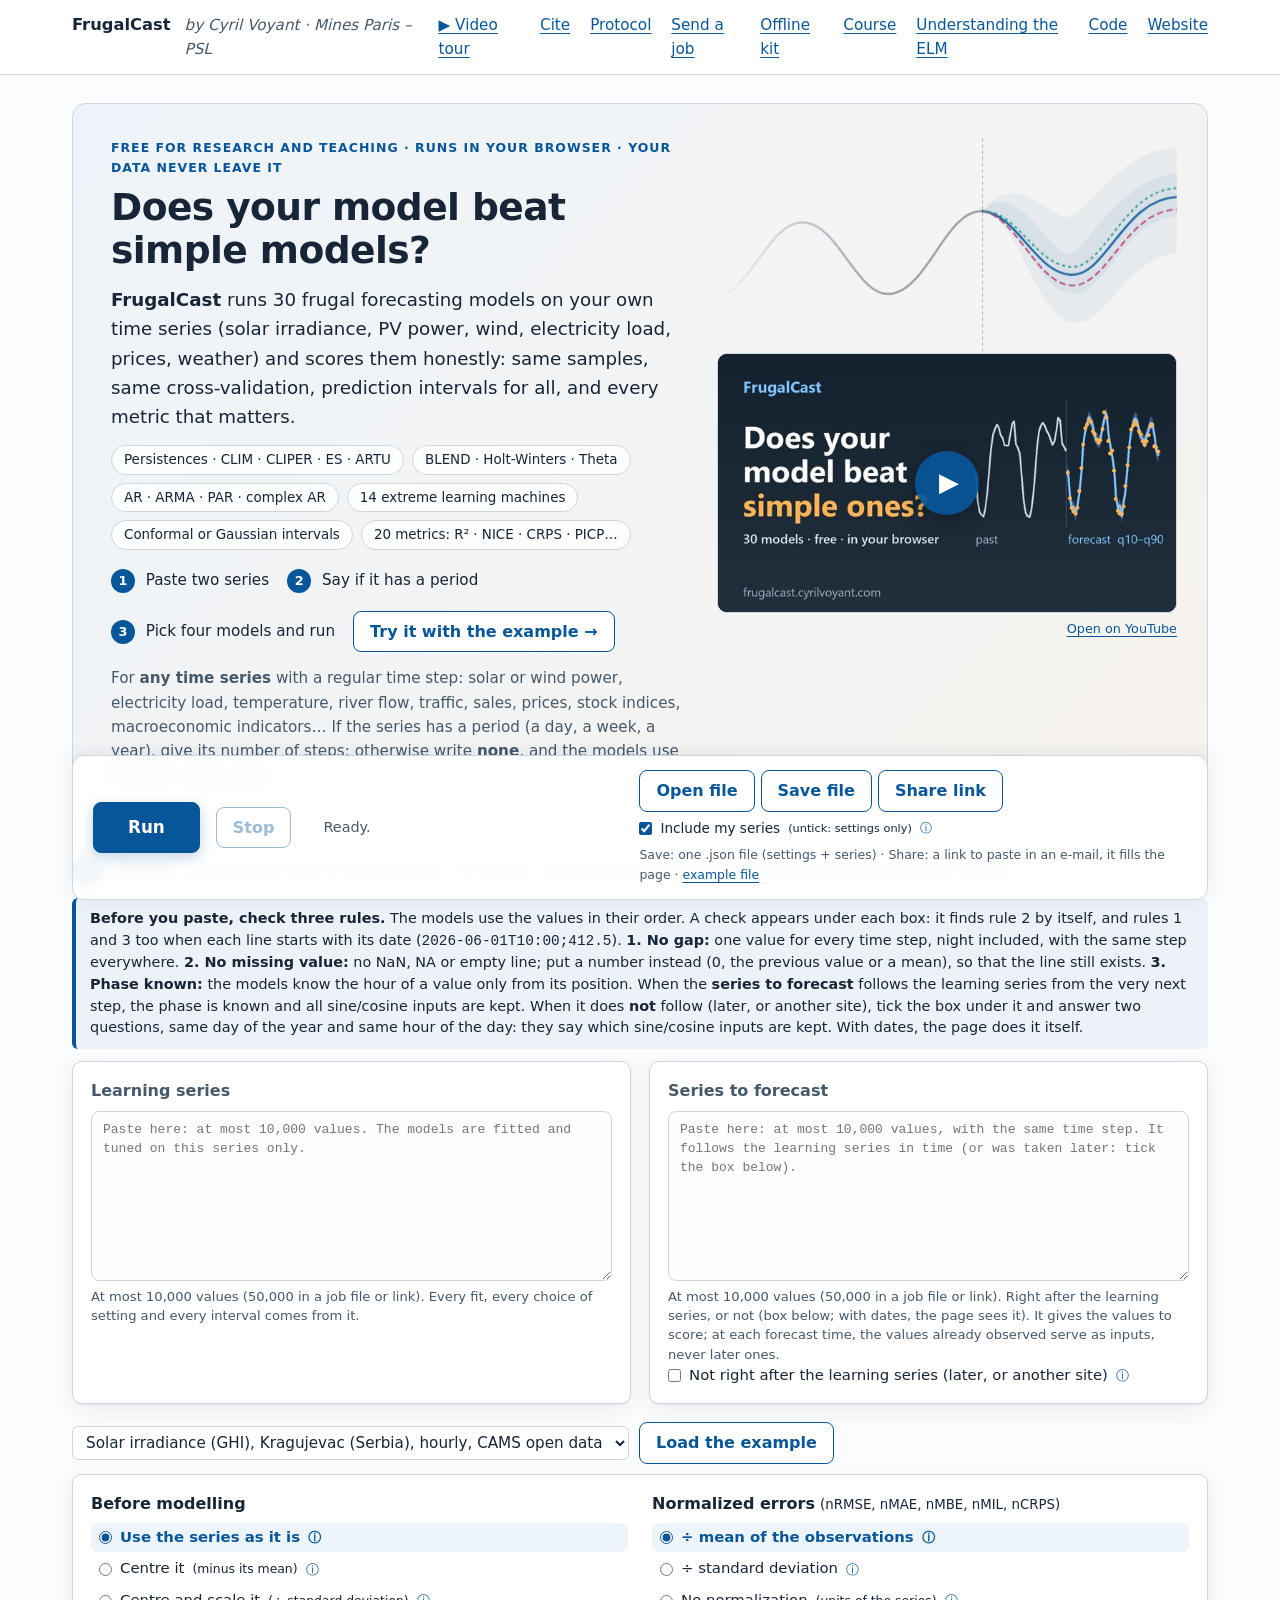
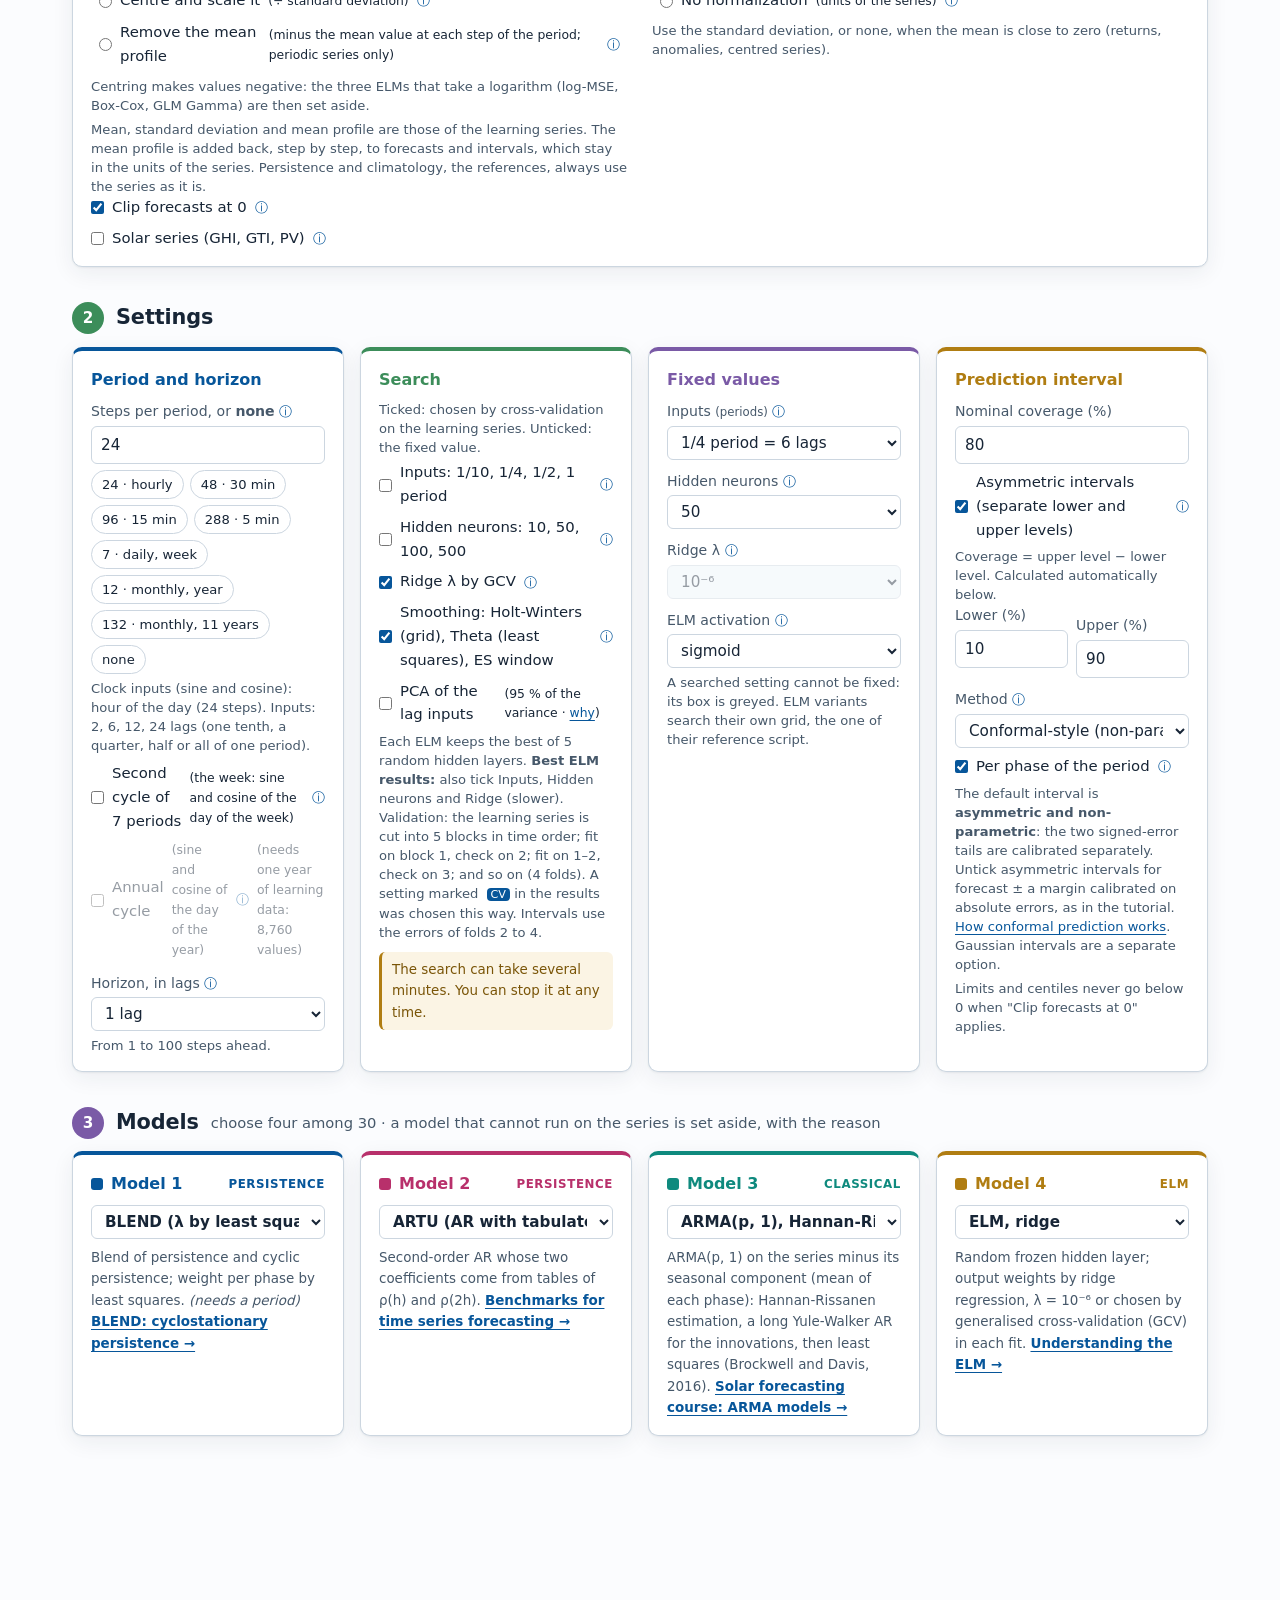
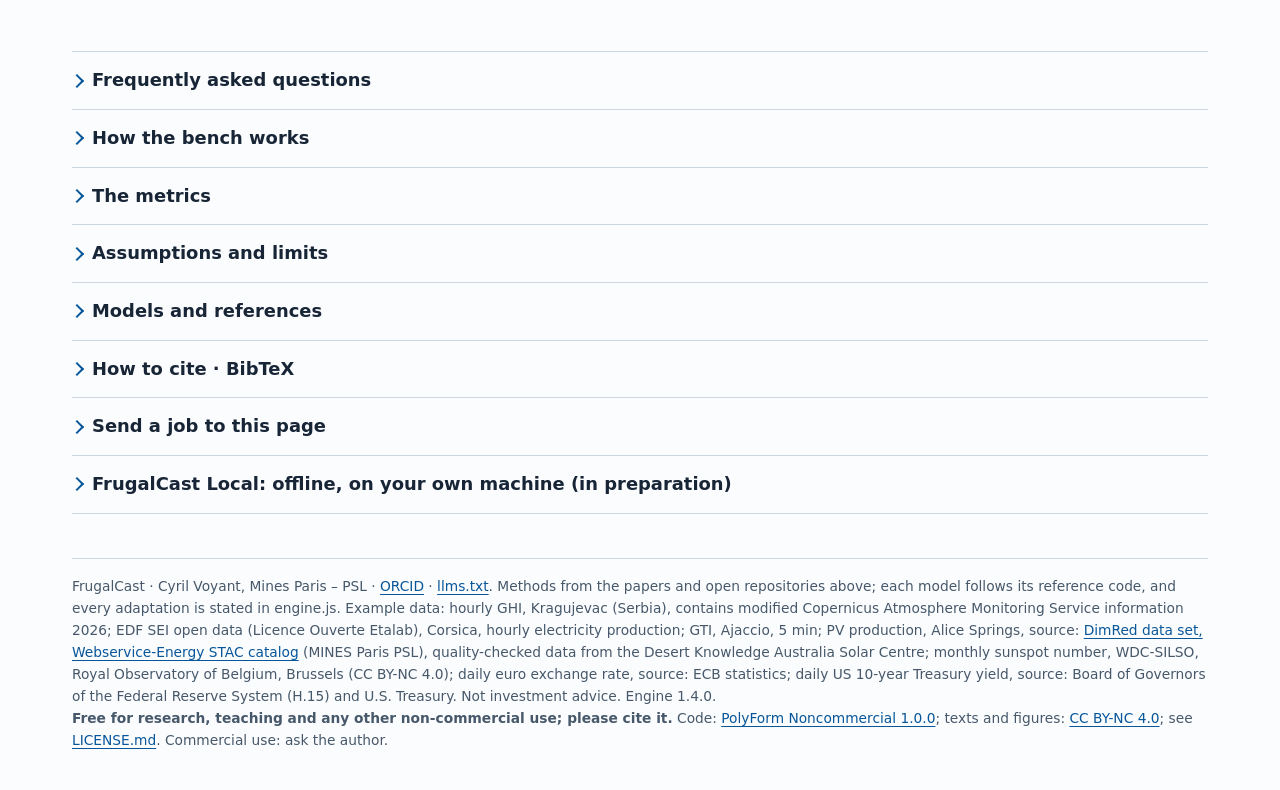
<file: index.html>
<!doctype html>
<html lang="en">
<head>
<meta charset="utf-8">
<meta name="viewport" content="width=1200">
<title>FrugalCast · Free online time series forecasting benchmark: does your model beat simple models?</title>
<meta name="description" content="Free online forecasting benchmark: compare 30 time series forecasting models against persistence, with prediction intervals. Solar, PV, load, prices.">
<meta name="keywords" content="time series forecasting, benchmark, persistence, baseline, CLIPER, exponential smoothing, ARTU, Holt-Winters, Theta method, ARMA, periodic AR, extreme learning machine, ELM, conformal prediction, prediction intervals, CRPS, PICP, NICE, solar forecasting, load forecasting, energy, economics, finance, online forecasting tool, forecasting in the browser, no install, offline forecasting, edge computing, data sovereignty, on-premise forecasting, GDPR, multi-horizon forecasting, probabilistic forecasting, forecast evaluation, skill score, frugal AI, Windows, PowerShell">
<meta name="author" content="Cyril Voyant">
<meta name="robots" content="index, follow">
<meta name="msvalidate.01" content="E03EAF66B393D86E48C574C999C3077D">
<meta name="ahrefs-site-verification" content="5792ab0d1a6d4a4ba3467c708685d57cf267c9c2299e64c1d1b1bbfaf82c734d">
<link rel="author" href="https://orcid.org/0000-0003-0242-7377">
<link rel="canonical" href="https://frugalcast.cyrilvoyant.com/">
<meta property="og:url" content="https://frugalcast.cyrilvoyant.com/">
<link rel="describedby" href="llms.txt" type="text/plain">
<meta property="og:type" content="website">
<meta property="og:title" content="FrugalCast · Free online time series forecasting benchmark: does your model beat simple models?">
<meta property="og:description" content="Free online forecasting benchmark: compare 30 time series forecasting models against persistence and other baselines, with prediction intervals and probabilistic scores, for solar and PV power, load, electricity prices or any series. Runs in your browser.">
<meta property="og:image" content="https://frugalcast.cyrilvoyant.com/og-image.png">
<meta property="og:image:width" content="1200">
<meta property="og:image:height" content="630">
<meta property="og:image:alt" content="FrugalCast: an ELM forecast with its 80% prediction interval on real electricity production data">
<meta name="twitter:card" content="summary_large_image">
<meta name="twitter:image" content="https://frugalcast.cyrilvoyant.com/og-image.png">
<meta name="citation_title" content="FrugalCast: a browser benchmark of frugal forecasting models with prediction intervals">
<meta name="citation_author" content="Voyant, Cyril">
<meta name="citation_publication_date" content="2026">
<meta name="citation_doi" content="10.5281/zenodo.24197717">
<script type="application/ld+json">{"@context": "https://schema.org", "@type": "FAQPage", "mainEntity": [{"@type": "Question", "name": "Does a complex forecasting model beat persistence on my time series?", "acceptedAnswer": {"@type": "Answer", "text": "Paste your learning series and the series that follows it, then compare up to four of the 30 models, from persistence to extreme learning machines, on the same samples. The NICE score divides a model's error by that of persistence: below 1, the model does better."}}, {"@type": "Question", "name": "Which forecasting model should I use for solar irradiance, PV power, wind, load or prices?", "acceptedAnswer": {"@type": "Answer", "text": "It depends on the series, so FrugalCast ranks the models on yours. In our tests, periodic AR, ARMA and AR often rank ahead of extreme learning machines; on prices, persistence is hard to beat."}}, {"@type": "Question", "name": "Is there a free online tool to compare forecasting models without installing anything?", "acceptedAnswer": {"@type": "Answer", "text": "Yes. FrugalCast runs in the browser: nothing to install, and the data never leave your computer. It is free for research, teaching and any non-commercial use, provided it is cited."}}, {"@type": "Question", "name": "Which scores are computed?", "acceptedAnswer": {"@type": "Answer", "text": "Twenty deterministic and probabilistic metrics: nRMSE, nMAE, R², NICE skill scores, PICP, ACE, mean interval length, interval score and CRPS. Normalized errors are fractions (0.22, not 22 %)."}}, {"@type": "Question", "name": "How are the prediction intervals obtained?", "acceptedAnswer": {"@type": "Answer", "text": "For every forecasting model, non-parametric conformal-style intervals are asymmetric by default: lower and upper signed-error tails are calibrated separately on out-of-sample validation errors. Symmetric intervals use forecast plus or minus a margin calibrated on absolute errors. No formal coverage guarantee is claimed. Gaussian intervals are a separate parametric option."}}, {"@type": "Question", "name": "What data can I use?", "acceptedAnswer": {"@type": "Answer", "text": "Any series with a regular time step, no gap and no missing value: a few hundred values at least, a few thousand is better. Give the number of steps per period (24 for hourly data with a daily cycle) or none."}}]}</script>
<script type="application/ld+json">{"@context": "https://schema.org", "@type": "SoftwareApplication", "name": "FrugalCast", "alternateName": "Frugal forecasting bench", "applicationCategory": "ScientificApplication", "operatingSystem": "Any (web browser)", "isAccessibleForFree": true, "license": "https://polyformproject.org/licenses/noncommercial/1.0.0/", "url": "https://frugalcast.cyrilvoyant.com/", "identifier": "https://doi.org/10.5281/zenodo.24197717", "softwareVersion": "1.4.0", "image": "https://frugalcast.cyrilvoyant.com/og-image.png", "codeRepository": "https://github.com/cyrilvoyant/frugalcast", "sameAs": ["https://www.wikidata.org/wiki/Q142247444", "https://github.com/cyrilvoyant/frugalcast", "https://doi.org/10.5281/zenodo.24197717"], "inLanguage": "en", "description": "Free online forecasting benchmark to compare 30 frugal time series forecasting models (persistence, climatology, exponential smoothing, ARTU, Holt-Winters, Theta, AR, ARMA, PAR, extreme learning machines) against simple baselines, with prediction intervals and deterministic and probabilistic forecasting metrics (nRMSE, NICE skill score, PICP, interval score, CRPS). For solar irradiance and PV power forecasting, wind, load forecasting, electricity price forecasting or any time series. Computed in the browser: the data are never uploaded.", "author": {"@type": "Person", "@id": "https://person.cyrilvoyant.com/#cyril-voyant", "name": "Cyril Voyant", "identifier": "https://orcid.org/0000-0003-0242-7377", "affiliation": {"@type": "Organization", "name": "Mines Paris – PSL"}}, "keywords": "time series forecasting, forecast benchmark, persistence, CLIPER, ARTU, exponential smoothing, Holt-Winters, Theta, ARMA, PAR, extreme learning machine, prediction intervals, CRPS, NICE, solar forecasting, offline, edge computing, data sovereignty", "featureList": ["30 forecasting models", "prediction intervals", "20 deterministic and probabilistic metrics", "computed in the browser, data never uploaded", "offline Windows kit in preparation: every model and horizon in one run"], "datePublished": "2026-11-13", "citation": ["https://doi.org/10.1016/j.renene.2022.04.065", "https://doi.org/10.1016/j.seta.2025.104588", "https://doi.org/10.1063/5.0128131", "https://doi.org/10.1016/j.apenergy.2026.127599", "https://doi.org/10.1016/j.apm.2026.116988", "https://doi.org/10.1016/j.rser.2018.04.116", "https://doi.org/10.1016/j.solener.2018.08.076"], "isBasedOn": ["https://doi.org/10.5281/zenodo.21487267", "https://doi.org/10.5281/zenodo.18812334", "https://doi.org/10.5281/zenodo.21490744", "https://doi.org/10.5281/zenodo.23562549"]}</script>
<link rel="icon" href="data:image/svg+xml,%3Csvg xmlns=%27http://www.w3.org/2000/svg%27 viewBox=%270 0 32 32%27%3E%3Crect width=%2732%27 height=%2732%27 rx=%277%27 fill=%27%2307569a%27/%3E%3Cpath d=%27M4 22 C9 21 10 11 15 12 S21 23 28 9%27 stroke=%27%23fff%27 stroke-width=%273%27 fill=%27none%27 stroke-linecap=%27round%27/%3E%3C/svg%3E">
<link rel="stylesheet" href="style.css?v=1.4.1">
</head>
<body>
<div class="topbar"><div class="wrap">
  <strong>FrugalCast</strong><span class="motto">by Cyril Voyant · Mines Paris – PSL</span>
  <nav><a href="#video" class="vidOpen">▶ Video tour</a><a href="#cite" onclick="document.getElementById('cite').open=true">Cite</a><a href="protocol.html">Protocol</a><a href="#code" onclick="document.getElementById('code').open=true">Send a job</a><a href="#local" onclick="document.getElementById('local').open=true">Offline kit</a><a href="https://www.cyrilvoyant.com/teaching/solar-forecasting-course/">Course</a><a href="https://www.cyrilvoyant.com/tools/extreme-learning-machine/">Understanding the ELM</a><a href="https://github.com/cyrilvoyant">Code</a><a href="https://www.cyrilvoyant.com/">Website</a></nav>
</div></div>

<main class="wrap">
<section class="hero has-video">
  <p class="kicker">Free for research and teaching · runs in your browser · your data never leave it</p>
  <h1>Does your model beat simple models?</h1>
  <p class="lead"><b>FrugalCast</b> runs 30 frugal forecasting models on your own time series (solar irradiance, PV power, wind, electricity load, prices, weather) and scores them honestly: same samples, same cross-validation, prediction intervals for all, and every metric that matters.</p>
  <div class="chips"><span>Persistences · CLIM · CLIPER · ES · ARTU</span><span>BLEND · Holt-Winters · Theta</span><span>AR · ARMA · PAR · complex AR</span><span>14 extreme learning machines</span><span>Conformal or Gaussian intervals</span><span>20 metrics: R² · NICE · CRPS · PICP…</span></div>
  <div class="quick"><span><b>1</b> Paste two series</span><span><b>2</b> Say if it has a period</span><span><b>3</b> Pick four models and run</span><button class="btn" type="button" id="tryEx">Try it with the example →</button></div>
  <p class="universal">For <b>any time series</b> with a regular time step: solar or wind power, electricity load, temperature, river flow, traffic, sales, prices, stock indices, macroeconomic indicators… If the series has a period (a day, a week, a year), give its number of steps; otherwise write <b>none</b>, and the models use the past values only.</p>
  <div class="hero-side">
  <svg class="deco" viewBox="0 0 520 300" aria-hidden="true">
    <defs><linearGradient id="fade" x1="0" x2="1"><stop offset="0" stop-color="#fff" stop-opacity="0"/><stop offset=".35" stop-color="#fff" stop-opacity="1"/></linearGradient>
      <mask id="m"><rect width="520" height="300" fill="url(#fade)"/></mask></defs>
    <g mask="url(#m)" fill="none" stroke-linecap="round">
      <path d="M0 210 C40 200 60 120 100 125 S160 215 200 205 S260 110 300 112" stroke="#172536" stroke-width="2" opacity=".55"/>
      <path d="M300 112 C340 115 360 200 400 205 S460 120 520 118 L520 70 C460 72 420 150 400 160 S340 70 300 112Z" fill="#07569a" opacity=".08" stroke="none"/>
      <path d="M300 112 C340 118 360 230 400 238 S460 165 520 160 L520 40 C460 40 420 110 400 118 S340 60 300 112Z" fill="#07569a" opacity=".06" stroke="none"/>
      <path d="M300 112 C340 116 360 182 400 184 S460 98 520 96" stroke="#07569a" stroke-width="2.4"/>
      <path d="M300 112 C340 120 362 196 402 196 S462 112 520 110" stroke="#b8306b" stroke-width="1.8" stroke-dasharray="6 5"/>
      <path d="M300 112 C340 112 358 170 398 175 S458 88 520 86" stroke="#0f8a7e" stroke-width="1.8" stroke-dasharray="2 5"/>
      <line x1="300" y1="30" x2="300" y2="270" stroke="#46586a" stroke-dasharray="3 4" opacity=".5"/>
    </g>
  </svg>
  <figure id="video" class="vthumb"><div id="vidBox"><button type="button" id="vidPlay" aria-label="Play the video tour (from YouTube)"><img src="video-thumb.jpg" width="640" height="360" alt="FrugalCast video tour: forecast, compare, understand" loading="lazy" decoding="async"><span class="play" aria-hidden="true">▶</span></button></div><figcaption><a id="vidYT" href="#">Open on YouTube</a></figcaption></figure>
  </div>
</section>

<section class="step" style="--sc:var(--p2)">
  <header><span class="n">1</span><h2>Data</h2><small>one value per line, or separated by <code>;</code> or spaces · decimal comma accepted · optional date column (<code>date;value</code>)</small></header>
  <p class="datarules"><b>Before you paste, check three rules.</b> The models use the values in their order. A check appears under each box: it finds rule 2 by itself, and rules 1 and 3 too when each line starts with its date (<code>2026-06-01T10:00;412.5</code>).
    <b>1. No gap:</b> one value for every time step, night included, with the same step everywhere.
    <b>2. No missing value:</b> no NaN, NA or empty line; put a number instead (0, the previous value or a mean), so that the line still exists.
    <b>3. Phase known:</b> the models know the hour of a value only from its position. When the <b>series to forecast</b> follows the learning series from the very next step, the phase is known and all sine/cosine inputs are kept. When it does <b>not</b> follow (later, or another site), tick the box under it and answer two questions, same day of the year and same hour of the day: they say which sine/cosine inputs are kept. With dates, the page does it itself.</p>
  <div class="two">
    <div class="card">
      <div class="dhead"><label for="learn"><b>Learning series</b></label><span class="badge" id="nlearn"></span></div>
      <textarea id="learn" spellcheck="false" placeholder="Paste here: at most 10,000 values. The models are fitted and tuned on this series only."></textarea><div class="qc" id="qc-learn" role="status" aria-live="polite" hidden></div>
      <p class="hint">At most 10,000 values (50,000 in a job file or link). Every fit, every choice of setting and every interval comes from it.</p>
    </div>
    <div class="card">
      <div class="dhead"><label for="fore"><b>Series to forecast</b></label><span class="badge" id="nfore"></span></div>
      <textarea id="fore" spellcheck="false" placeholder="Paste here: at most 10,000 values, with the same time step. It follows the learning series in time (or was taken later: tick the box below)."></textarea><div class="qc" id="qc-fore" role="status" aria-live="polite" hidden></div>
      <p class="hint">At most 10,000 values (50,000 in a job file or link). Right after the learning series, or not (box below; with dates, the page sees it). It gives the values to score; at each forecast time, the values already observed serve as inputs, never later ones.</p>
      <label class="chk" title="Right after: the page knows the phase, all sine/cosine inputs are kept. Not right after: answer the two questions (same day of the year, same hour), they say which sine/cosine inputs are kept. With dates, the page ticks these boxes itself."><input type="checkbox" id="gap" autocomplete="off"> Not right after the learning series (later, or another site) <span class="tip" aria-hidden="true">ⓘ</span></label>
      <div id="gapBox" class="gapbox hidden">
        <label class="chk" title="The first value of each series is on the same day of the year (for instance 1 September both times). Otherwise the day of the year (annual cycle) is not used."><input type="checkbox" id="sameDay" autocomplete="off"> 1. <span id="sameDayTxt">Same day of the year as the learning series</span></label>
        <label class="chk" title="Hourly or finer data: the same hour of the day. Daily data: the same day of the week. Monthly data: the same month of the year. Otherwise the page uses no period (steps per period = none): no clock inputs (sine, cosine) and no cyclic model."><input type="checkbox" id="sameHour" autocomplete="off"> 2. <span id="sameHourTxt">Same hour of the day</span></label>
        <small id="gapHint"></small>
      </div>
    </div>
  </div>
  <div class="toolbar"><select id="exsel" aria-label="Example data" style="width:auto;display:inline-block;margin:0"><option value="ghi" selected>Solar irradiance (GHI), Kragujevac (Serbia), hourly, CAMS open data</option><option value="gti">Solar irradiance on a tilted plane (GTI), Ajaccio, 5 min</option><option value="dkasc">PV production, Alice Springs (Australia), 5 min, DKASC</option><option value="edf">Electricity production, Corsica, hourly, EDF open data</option><option value="sunspots">Sunspot number, monthly since 1749, WDC-SILSO</option><option value="eurusd">Euro exchange rate (USD per EUR), daily since 1999, ECB</option><option value="us10y">US 10-year Treasury yield, daily since 2000, Federal Reserve</option></select><button class="btn" id="example" type="button">Load the example</button><small class="note" id="exlabel" style="margin:0"></small></div>
  <div class="prep card">
    <div><b>Before modelling</b>
      <div class="radio" role="radiogroup" aria-label="Preparation of the series">
        <label title="The models work on the raw values. The usual choice."><input type="radio" name="prep" value="none" checked> Use the series as it is <span class="tip" aria-hidden="true">ⓘ</span></label>
        <label title="The mean of the learning series is subtracted before modelling and added back to the forecasts. Helps models that work best around 0."><input type="radio" name="prep" value="center"> Centre it <small>(minus its mean)</small> <span class="tip" aria-hidden="true">ⓘ</span></label>
        <label title="The series is centred, then divided by its standard deviation, so that it has mean 0 and spread 1; forecasts are converted back. Useful when the values are very large or very small."><input type="radio" name="prep" value="standard"> Centre and scale it <small>(÷ standard deviation)</small> <span class="tip" aria-hidden="true">ⓘ</span></label>
        <label id="prepProfL" title="The average cycle (for hourly data: the mean value at each hour of the day) is subtracted, so the models only have to predict the departures from it; it is added back to the forecasts. Useful for simple models that cannot follow a cycle on their own."><input type="radio" name="prep" value="profile"> Remove the mean profile <small>(minus the mean value at each step of the period; periodic series only)</small> <span class="tip" aria-hidden="true">ⓘ</span></label>
      </div>
      <p class="hint">Centring makes values negative: the three ELMs that take a logarithm (log-MSE, Box-Cox, GLM Gamma) are then set aside.</p>
      <p class="hint">Mean, standard deviation and mean profile are those of the learning series. The mean profile is added back, step by step, to forecasts and intervals, which stay in the units of the series. Persistence and climatology, the references, always use the series as it is.</p>
      <label class="chk" title="Forecasts and interval limits below 0 are set to 0 when the learning series has no negative value. The rule applies independently of the observed target."><input type="checkbox" id="clip" checked> Clip forecasts at 0 <span class="tip" aria-hidden="true">ⓘ</span></label>
      <label class="chk" title="For nonnegative GHI, GTI and PV power. Night steps get a forecast of 0, with limits and centiles at 0. With the sun position (latitude, longitude, time of the first value), the night is known in advance: causal, as in real use. With observed zeros, it uses the observation: a retrospective view only."><input type="checkbox" id="solar"> Solar series (GHI, GTI, PV) <span class="tip" aria-hidden="true">ⓘ</span></label>
      <div id="solarBox" class="hidden">
        <label for="solScore" title="Positive observed targets: only daytime hours are scored, the usual choice for solar data. All observed targets: the night is included; night values are easy (0), so the scores look better than they are.">Scores on <span class="tip" aria-hidden="true">ⓘ</span></label><select id="solScore"><option value="day" selected>positive observed targets</option><option value="all">all observed targets</option></select>
        <label for="solCv" title="Validation error used to select model settings. The positive-target option averages RMSE across folds with at least one positive target. When no fold qualifies, selection uses all targets. Interval calibration always uses every validation error of folds 2 to 4.">Settings chosen on</label><select id="solCv"><option value="all" selected>all validation targets</option><option value="day">positive validation targets</option></select>
        <label for="solNight" title="Sun position: night = sun below the horizon over the whole step, computed from the site and the time (U.S. Naval Observatory formulas, within 0.006° of pvlib SPA); daytime = sun higher than 5°. Known in advance, so causal. Observed zero: night = observed value 0; not causal, a retrospective view. No night rule: no coordinates needed, forecasts are kept as computed at night.">Night from <span class="tip" aria-hidden="true">ⓘ</span></label><select id="solNight"><option value="sun" selected>sun position (causal)</option><option value="observed">observed zeros (retrospective)</option><option value="none">no night rule (forecasts as computed)</option></select>
        <div id="sunBox" class="sunbox">
          <label for="solLat">Latitude (°, north +)</label><input id="solLat" type="number" step="any" min="-90" max="90" placeholder="-23.762" inputmode="decimal">
          <label for="solLon">Longitude (°, east +)</label><input id="solLon" type="number" step="any" min="-180" max="180" placeholder="133.875" inputmode="decimal">
          <label for="solStart" title="Time stamp of the first learning value, in UTC (ISO 8601). The times of the series to forecast follow from this one when it continues the learning series.">Time of the first LEARNING value (UTC) <span class="tip" aria-hidden="true">ⓘ</span></label><input id="solStart" type="text" placeholder="2021-02-25T14:35Z" spellcheck="false">
          <label for="solStartTest" id="solStartTestL" title="Time stamp of the first value of the series to forecast, in UTC, when it was taken later (box ticked under that series). Same phase: a whole number of periods after the first learning time (the same hour with a daily cycle), otherwise the run is refused.">Time of the first value TO FORECAST (UTC) <span class="tip" aria-hidden="true">ⓘ</span></label><input id="solStartTest" type="text" placeholder="same format, in UTC" spellcheck="false">
          <label for="solStamp" title="What the time stamp of an averaged value marks: the start, the centre or the end of its interval.">Time stamp at</label><select id="solStamp"><option value="start" selected>start of the step</option><option value="centre">centre of the step</option><option value="end">end of the step</option></select>
        </div>
        <p class="hint">Keep every time step, including night. Night steps are forecast as 0. With the <b>sun position</b> this is causal, as in real use; the step is one day divided by the period. With <b>observed zeros</b> it is a retrospective view. With <b>no night rule</b>, no coordinates are needed and night forecasts are kept as computed. Daytime scores: sun above 5° (or observed value above 0).</p>
      </div>
    </div>
    <div><b>Normalized errors</b> <small>(nRMSE, nMAE, nMBE, nMIL, nCRPS)</small>
      <div class="radio" role="radiogroup" aria-label="Normalization of the errors">
        <label title="Errors divided by the mean of the observed values: nRMSE = 0.2 means an error of about 20 % of the average level. Usual for solar and load forecasting. If the mean is close to 0, the standard deviation is used instead (a note says so)."><input type="radio" name="norm" value="mean" checked> ÷ mean of the observations <span class="tip" aria-hidden="true">ⓘ</span></label>
        <label title="Errors divided by the standard deviation of the observed values: nRMSE = 1 means the error is as large as the natural spread of the series. Works for any sign of the data."><input type="radio" name="norm" value="sd"> ÷ standard deviation <span class="tip" aria-hidden="true">ⓘ</span></label>
        <label title="nRMSE, nMAE and the other normalized errors equal RMSE, MAE… in the units of the series (W/m², MW, euros…)."><input type="radio" name="norm" value="none"> No normalization <small>(units of the series)</small> <span class="tip" aria-hidden="true">ⓘ</span></label>
      </div>
      <p class="hint">Use the standard deviation, or none, when the mean is close to zero (returns, anomalies, centred series).</p>
    </div>
  </div>
</section>

<section class="step" style="--sc:var(--p3)">
  <header><span class="n">2</span><h2>Settings</h2></header>
  <div class="four">
    <div class="card top" style="--c:var(--p2)">
      <h3>Period and horizon</h3>
      <label for="T" title="How many time steps make one full cycle of the series: 24 for hourly data with a daily cycle, 12 for monthly data with a yearly cycle, 7 for daily data with a weekly cycle. Write none if the series has no cycle: the cyclic models are then set aside.">Steps per period, or <b>none</b> <span class="tip" aria-hidden="true">ⓘ</span></label>
      <input type="text" id="T" value="24" autocomplete="off">
      <div class="seg" id="Tquick">
        <button type="button" data-v="24">24 · hourly</button><button type="button" data-v="48">48 · 30 min</button><button type="button" data-v="96">96 · 15 min</button><button type="button" data-v="288">288 · 5 min</button>
        <button type="button" data-v="7">7 · daily, week</button><button type="button" data-v="12">12 · monthly, year</button><button type="button" data-v="132" title="Monthly data with a cycle of about 11 years (11 × 12 = 132 months), the mean solar cycle of the sunspot example; the real cycle lasts 9 to 14 years.">132 · monthly, 11 years</button><button type="button" data-v="none">none</button>
      </div>
      <p class="hint" id="Thint"></p>
      <label class="chk" id="weeklyL" title="Adds the day of the week (1 to 7, counted from the first day of the learning series; sine and cosine) as two extra inputs of the AR and of the 14 ELMs; the learning series must then hold whole weeks; the other models do not use it. Useful for series driven by human activity (electric load, traffic, sales), where Monday differs from Sunday; useless for solar series."><input type="checkbox" id="weekly"> Second cycle of 7 periods <small>(the week: sine and cosine of the day of the week)</small> <span class="tip" aria-hidden="true">ⓘ</span></label>
      <label class="chk" id="annualL" title="The AR and the 14 ELMs also get the place in the year (sine and cosine of the day counted from the first value, over 365.25 days), on top of the hour of the day, to learn that January differs from July; the periodic AR (PAR) works on the gap to the average year (mean of each hour of each calendar day over the years learned; called TMY in the paper, Eq. 6). The other models ignore it. Needs one period = one day and at least one year of learning data, so that every day of the year is seen once (more years learn it better; five for the PAR, which is set aside otherwise). More than 10,000 values: load them from a settings file (up to 50,000)."><input type="checkbox" id="annual"> Annual cycle <small>(sine and cosine of the day of the year)</small> <span class="tip" aria-hidden="true">ⓘ</span> <small id="annualWhy"></small></label>
      <label for="horizon" style="margin-top:12px" title="How far ahead each forecast looks, in time steps: 1 = the next value; 6 with hourly data = six hours ahead. Each forecast only uses values already observed at the time it is made.">Horizon, in lags <span class="tip" aria-hidden="true">ⓘ</span></label>
      <select id="horizon"><option value="1" selected>1 lag</option><option value="2">2 lags</option><option value="3">3 lags</option><option value="4">4 lags</option><option value="5">5 lags</option><option value="6">6 lags</option><option value="7">7 lags</option><option value="8">8 lags</option><option value="9">9 lags</option><option value="10">10 lags</option><option value="11">11 lags</option><option value="12">12 lags</option><option value="13">13 lags</option><option value="14">14 lags</option><option value="15">15 lags</option><option value="16">16 lags</option><option value="17">17 lags</option><option value="18">18 lags</option><option value="19">19 lags</option><option value="20">20 lags</option><option value="21">21 lags</option><option value="22">22 lags</option><option value="23">23 lags</option><option value="24">24 lags</option><option value="25">25 lags</option><option value="26">26 lags</option><option value="27">27 lags</option><option value="28">28 lags</option><option value="29">29 lags</option><option value="30">30 lags</option><option value="31">31 lags</option><option value="32">32 lags</option><option value="33">33 lags</option><option value="34">34 lags</option><option value="35">35 lags</option><option value="36">36 lags</option><option value="37">37 lags</option><option value="38">38 lags</option><option value="39">39 lags</option><option value="40">40 lags</option><option value="41">41 lags</option><option value="42">42 lags</option><option value="43">43 lags</option><option value="44">44 lags</option><option value="45">45 lags</option><option value="46">46 lags</option><option value="47">47 lags</option><option value="48">48 lags</option><option value="49">49 lags</option><option value="50">50 lags</option><option value="51">51 lags</option><option value="52">52 lags</option><option value="53">53 lags</option><option value="54">54 lags</option><option value="55">55 lags</option><option value="56">56 lags</option><option value="57">57 lags</option><option value="58">58 lags</option><option value="59">59 lags</option><option value="60">60 lags</option><option value="61">61 lags</option><option value="62">62 lags</option><option value="63">63 lags</option><option value="64">64 lags</option><option value="65">65 lags</option><option value="66">66 lags</option><option value="67">67 lags</option><option value="68">68 lags</option><option value="69">69 lags</option><option value="70">70 lags</option><option value="71">71 lags</option><option value="72">72 lags</option><option value="73">73 lags</option><option value="74">74 lags</option><option value="75">75 lags</option><option value="76">76 lags</option><option value="77">77 lags</option><option value="78">78 lags</option><option value="79">79 lags</option><option value="80">80 lags</option><option value="81">81 lags</option><option value="82">82 lags</option><option value="83">83 lags</option><option value="84">84 lags</option><option value="85">85 lags</option><option value="86">86 lags</option><option value="87">87 lags</option><option value="88">88 lags</option><option value="89">89 lags</option><option value="90">90 lags</option><option value="91">91 lags</option><option value="92">92 lags</option><option value="93">93 lags</option><option value="94">94 lags</option><option value="95">95 lags</option><option value="96">96 lags</option><option value="97">97 lags</option><option value="98">98 lags</option><option value="99">99 lags</option><option value="100">100 lags</option></select>
      <p class="hint">From 1 to 100 steps ahead.</p>
    </div>
    <div class="card top" style="--c:var(--p3)">
      <h3>Search</h3>
      <p class="hint" style="margin:0 0 4px">Ticked: chosen by cross-validation on the learning series. Unticked: the fixed value.</p>
      <label class="chk" title="Number of past values given as inputs to the AR, the ARMA and the 14 ELMs, chosen by cross-validation among these values. The PAR chooses its own order for each phase by BIC."><input type="checkbox" id="optIn"> <span id="optInL">Inputs: 0.5, 1, 1.5, 2 periods</span> <span class="tip" aria-hidden="true">ⓘ</span></label>
      <label class="chk" title="ELMs only: size of the random hidden layer, chosen by cross-validation among these values."><input type="checkbox" id="optNh"> Hidden neurons: 10, 50, 100, 500 <span class="tip" aria-hidden="true">ⓘ</span></label>
      <label class="chk" title="ELMs only. λ controls shrinkage of the ELM output weights. Generalised cross-validation (Golub, Heath and Wahba 1979) evaluates a formula over an internal grid in each fit. The final λ is shown under Settings kept. Temporal validation evaluates the model settings. With this option off, λ = 10⁻⁶."><input type="checkbox" id="optLam" checked> Ridge λ by GCV <span class="tip" aria-hidden="true">ⓘ</span></label>
      <label class="chk" title="Holt-Winters, Theta and exponential smoothing (ES) only: their smoothing settings are chosen by cross-validation (Holt-Winters on a grid, Theta by least squares, ES among windows of 10, 24 and 48 steps)."><input type="checkbox" id="optSm" checked> Smoothing: Holt-Winters (grid), Theta (least squares), ES window <span class="tip" aria-hidden="true">ⓘ</span></label>
      <label class="chk" title="AR and the 14 ELMs only: the past values given as inputs are replaced by their principal components, keeping 95 % of the variance (fitted on the learning rows only). Often less accurate at short horizons: try it and compare. Mostly useful with many inputs."><input type="checkbox" id="pca"> PCA of the lag inputs <small>(95 % of the variance · <a href="https://www.cyrilvoyant.com/prevision-pv-reduction-dimension/" target="_blank" rel="noopener">why</a>)</small></label>
      <p class="hint">Each ELM keeps the best of 5 random hidden layers. <b>Best ELM results:</b> also tick Inputs, Hidden neurons and Ridge (slower). Validation: the learning series is cut into 5 blocks in time order; fit on block 1, check on 2; fit on 1–2, check on 3; and so on (4 folds). A setting marked <i class="cvk">CV</i> in the results was chosen this way. Intervals use the errors of folds 2 to 4.</p>
      <div class="warn hidden" id="slow">The search can take several minutes. You can stop it at any time.</div>
    </div>
    <div class="card top" style="--c:var(--p4)">
      <h3>Fixed values</h3>
      <label for="lbFix" title="Number of past values given as inputs to the AR, the ARMA and the 14 ELMs when the inputs are not searched. The PAR chooses its own order for each phase by BIC.">Inputs <small id="lbUnit">(periods)</small> <span class="tip" aria-hidden="true">ⓘ</span></label>
      <select id="lbFix"><option value="0">0.5</option><option value="1" selected>1</option><option value="2">1.5</option><option value="3">2</option></select>
      <label for="nhFix" title="ELMs only: size of the random hidden layer when it is not searched.">Hidden neurons <span class="tip" aria-hidden="true">ⓘ</span></label>
      <select id="nhFix"><option>10</option><option selected>50</option><option>100</option><option>500</option></select>
      <label for="lamFix" title="ELMs only: shrinkage of the output weights when λ is not chosen by GCV. ELM variants with their own grid choose it themselves.">Ridge λ <span class="tip" aria-hidden="true">ⓘ</span></label>
      <select id="lamFix"><option value="1e-6" selected>10⁻⁶</option></select>
      <label for="act" title="ELMs only: function applied in the hidden layer.">ELM activation <span class="tip" aria-hidden="true">ⓘ</span></label>
      <select id="act"><option value="sigmoid">sigmoid</option><option value="tanh">tanh</option><option value="relu">ReLU</option><option value="sine">sine</option><option value="gaussian">Gaussian</option></select>
      <p class="hint">A searched setting cannot be fixed: its box is greyed. ELM variants search their own grid, the one of their reference script.</p>
    </div>
    <div class="card top" style="--c:var(--p5)">
      <h3>Prediction interval</h3>
      <label for="cov">Nominal coverage (%)</label>
      <input type="number" id="cov" min="10" max="99" value="80">
      <label class="chk" title="Ticked: the lower and upper limits are calibrated separately, so the interval can be wider on one side (useful when errors are skewed, as for solar power). Unticked: forecast plus or minus the same margin on both sides."><input type="checkbox" id="asym" checked> Asymmetric intervals (separate lower and upper levels) <span class="tip" aria-hidden="true">ⓘ</span></label>
      <p class="hint" id="coverageHelp" aria-live="polite">Coverage = upper level − lower level. Calculated automatically below.</p>
      <div id="asymBox" style="display:grid;grid-template-columns:1fr 1fr;gap:8px">
        <label title="The observation should fall below the lower limit this share of the time. With 10 % and 90 %, 80 % of the observations should lie inside the interval.">Lower (%)<input type="number" id="qlo" min="0.5" max="49.5" step="0.5" value="10"></label>
        <label style="margin-top:10px" title="The observation should fall below the upper limit this share of the time.">Upper (%)<input type="number" id="qhi" min="50.5" max="99.5" step="0.5" value="90"></label>
      </div>
      <label for="bandKind" title="Conformal-style: the limits come from the ranks of past validation errors, with no assumption on their shape. Gaussian: forecast plus the mean error, plus or minus a multiple of the error standard deviation, which assumes bell-shaped errors.">Method <span class="tip" aria-hidden="true">ⓘ</span></label>
      <select id="bandKind"><option value="conformal">Conformal-style (non-parametric, asymmetric by default)</option><option value="gaussian">Gaussian (mean ± z·sd)</option></select>
      <label class="chk" title="Calibrate each phase separately (same hour for hourly data). Climatology always uses one global interval. A phase with fewer than 20 errors, or too few for the required conformal ranks and 99 centiles, uses the global errors. The results report these fallbacks. Needs a period."><input type="checkbox" id="bandPhase" checked> Per phase of the period <span class="tip" aria-hidden="true">ⓘ</span></label>
      <p class="hint">The default interval is <b>asymmetric and non-parametric</b>: the two signed-error tails are calibrated separately. Untick asymmetric intervals for forecast ± a margin calibrated on absolute errors, as in the tutorial. <a href="https://www.cyrilvoyant.com/tools/probabilistic-solar-forecasting/">How conformal prediction works</a>. Gaussian intervals are a separate option.</p>
      <p class="hint">Limits and centiles never go below 0 when "Clip forecasts at 0" applies.</p>
    </div>
  </div>
</section>

<section class="step" style="--sc:var(--p4)">
  <header><span class="n">3</span><h2>Models</h2><small>choose four among 30 · a model that cannot run on the series is set aside, with the reason</small></header>
  <div class="four" id="models"></div>
</section>

<div class="runbar">
  <button class="btn primary" id="go" type="button" title="Fit the four models on the learning series, forecast the second series step by step and compute the scores. Everything runs in your browser; nothing is sent anywhere.">Run</button>
  <button class="btn" id="stop" type="button" title="Stop the computation now. Nothing is kept; change the settings (for instance fewer searched settings) and run again." disabled>Stop</button>
  <div class="bar"><i id="barfill"></i></div>
  <span id="status" title="Progress: share of the work done, then the model and horizon being computed. The ELM searches take most of the time.">Ready.</span>
  <span class="jobs"><button class="btn" id="jobLoad" type="button" title="Open a .json settings file (see API.md), with or without data; you can also drop it on the page">Open file</button><button class="btn" id="jobSave" type="button" title="Downloads a .json file to keep on your computer or send by e-mail: all the settings and, if the box is ticked, the two series as lists of numbers (learn, forecast). Reopen it later with Open file. Format: API.md.">Save file</button><button class="btn" id="jobShare" type="button" title="Copies a web link instead of a file: the same settings (and the series if the box is ticked) are compressed into the address, after #. Anyone who opens the link gets the page filled in, ready to Run. The part after # is never sent to any server. Long series make long links.">Share link</button><label class="chk" title="Ticked: the saved file or the shared link also holds your two series (learning and to forecast), as plain lists of numbers. Untick to share only the settings, without your data (for an exercise, each student then pastes their own series)."><input type="checkbox" id="jobData" checked> Include my series <small>(untick: settings only)</small> <span class="tip" aria-hidden="true">ⓘ</span></label><small class="jobhelp">Save: one .json file (settings + series) · Share: a link to paste in an e-mail, it fills the page · <a href="example-job.json" target="_blank" rel="noopener">example file</a></small></span>
  <input type="file" id="jobFile" accept=".json,application/json" hidden>
</div>
<div class="err" id="err" role="alert"></div>

<section class="step hidden" id="results" style="--sc:var(--p5)">
  <header><span class="n">4</span><h2>Results</h2><small id="rsub"></small></header>
  <p class="note" id="scoreNotes" role="status" hidden></p>
  <div class="kpis" id="kpis"></div>

  <div class="panel">
    <div class="toolbar" style="margin:0 0 8px">
      <h3 style="margin:0">Metrics</h3><span class="sp"></span>
      <button class="btn" id="copyMet" type="button">Copy the metrics</button>
      <button class="btn" id="copyMat" type="button">Copy the forecast matrix</button>
      <button class="btn" id="csv" type="button">Download CSV</button>
      <button class="btn" id="resJson" type="button">Download JSON</button>
    </div>
    <div class="metsel" id="metsel"></div>
    <div class="tablewrap"><table id="met"></table></div>
    <p class="note" id="chosen"></p>
    <details class="wilbox" id="wilBox"><summary>Are the differences significant? Wilcoxon test between the models, pair by pair</summary><div id="wil"></div></details>
    <p class="note" id="copied"></p>
  </div>

  <div class="panel">
    <div class="toolbar" style="margin:0 0 6px"><h3 style="margin:0">Show in the plots</h3><div class="pmsel" id="pmsel"></div></div>
    <h3 style="margin-top:8px">Forecasts against observations, three periods at a time</h3><p class="note" style="margin:0 0 6px">Deterministic view: one line and one marker per model. The prediction intervals are in the fan charts below.</p>
    <div class="slider"><span>earlier</span><input type="range" id="win" min="0" max="0" value="0"><span>later</span><b id="winlab"></b></div>
    <canvas id="series"></canvas>
  </div>

  <div class="panel">
    <h3>Probabilistic diagnostics</h3>
    <div class="dxsel">
      <label title="The forecast with its uncertainty: the darker the band, the more likely the value. Most observations (dots) should fall inside the bands."><input type="checkbox" class="dx" value="fan" checked> Fan charts</label>
      <label title="Checks the uncertainty: if the forecast says 30 %, about 30 % of the observations should fall below that level. Points on the diagonal = honest uncertainty."><input type="checkbox" class="dx" value="rel" checked> Reliability diagram</label>
      <label title="Where each observation falls in its forecast distribution. Flat = well calibrated; U shape = intervals too narrow; hump = too wide."><input type="checkbox" class="dx" value="pit" checked> PIT histogram</label>
      <label title="Compares the errors with a bell curve. Points on the line = normal errors; curved ends = more large errors than a bell curve predicts."><input type="checkbox" class="dx" value="qq"> Normal QQ plot</label>
      <label title="Each point is one forecast against what happened. A perfect forecast puts every point on the diagonal."><input type="checkbox" class="dx" value="sc"> Forecast against observed</label>
      <label title="How often each size of error occurs. Centred on 0 = no bias; narrow = precise."><input type="checkbox" class="dx" value="hist"> Error histogram</label>
    </div>
  </div>
  <div class="plots" id="dx" style="margin-top:16px"></div>
</section>

<section class="more">
  <details class="sec" id="faq"><summary>Frequently asked questions</summary><div><dl>
    <dt>Does a complex forecasting model beat persistence on my time series?</dt><dd>Paste your learning series and the series that follows it, then compare up to four of the 30 models, from persistence to extreme learning machines, on the same samples. The NICE score divides a model's error by that of persistence: below 1, the model does better.</dd>
    <dt>Which forecasting model should I use for solar irradiance, PV power, wind, load or prices?</dt><dd>It depends on the series, so FrugalCast ranks the models on yours. In our tests, periodic AR, ARMA and AR often rank ahead of extreme learning machines; on prices, persistence is hard to beat.</dd>
    <dt>Is there a free online tool to compare forecasting models without installing anything?</dt><dd>Yes. FrugalCast runs in the browser: nothing to install, and the data never leave your computer. It is free for research, teaching and any non-commercial use, provided it is cited.</dd>
    <dt>Which scores are computed?</dt><dd>Twenty deterministic and probabilistic metrics: nRMSE, nMAE, R², NICE skill scores, PICP, ACE, mean interval length, interval score and CRPS. Normalized errors are fractions (0.22, not 22 %).</dd>
    <dt>How are the prediction intervals obtained?</dt><dd>For every forecasting model, non-parametric conformal-style intervals are asymmetric by default: lower and upper signed-error tails are calibrated separately on out-of-sample validation errors. Symmetric intervals use forecast plus or minus a margin calibrated on absolute errors. No formal coverage guarantee is claimed. Gaussian intervals are a separate parametric option. <a href="https://www.cyrilvoyant.com/tools/probabilistic-solar-forecasting/">Conformal prediction explained</a>.</dd>
    <dt>What data can I use?</dt><dd>Any series with a regular time step, no gap and no missing value: a few hundred values at least, a few thousand is better. Give the number of steps per period (24 for hourly data with a daily cycle) or none.</dd>
  </dl></div></details>
  <details class="sec"><summary>How the bench works</summary><div>
    <ol>
      <li><b>Samples.</b> At each issue time <i>t</i>, the inputs are the last values of the series, centred and scaled with the learning series (optionally reduced by PCA), plus sin/cos clock inputs of the target time when the series has a period. The target is the value <i>h</i> steps later. All models are scored on the same issue times.</li>
      <li><b>Fit and choice of settings.</b> Only the learning series is used. Settings are chosen by expanding-window cross-validation: fit on the beginning, validate on what follows, four times with a longer fitting window. The best setting is then refitted on the whole learning series.</li>
      <li><b>Intervals.</b> Calibration uses the out-of-sample errors of temporal cross-validation folds 2 to 4; the first fold, fitted on one fifth of the learning series only, is left out. Climatology, a constant forecast, gets one global interval. Symmetric conformal-style intervals use forecast ± a conformal-rank quantile of absolute errors. Asymmetric intervals (default) use separate conformal ranks of signed errors. Gaussian intervals are a separate, parametric option. The complex-valued AR normalizes errors by its predicted volatility, then scales the margin back. Centiles, fan charts, PIT and probabilistic scores use the same distribution.</li>
      <li><b>Scores.</b> Each forecast uses data available at its issue time. The target supplies the observed value for scoring. With <i>Clip forecasts at 0</i>, forecasts below zero are clipped when the learning series is nonnegative. For solar series, keep the regular grid and select the targets to score.</li>
    </ol>
  </div></details>
  <details class="sec"><summary>The metrics</summary><div><dl id="metdefs"></dl></div></details>
  <details class="sec"><summary>Assumptions and limits</summary><div><ul>
    <li>The series to forecast must follow the learning series directly, with the same time step and no gap. Missing values are not accepted: fill or remove them first.</li>
    <li>Models written for solar irradiance use a clear-sky model in their papers; here the series itself (or its mean profile per phase) takes that place, so they apply to any series.</li>
    <li>In our long test examples, coverage is often close to the target, but it can drift when a series changes regime. Cross-validation errors come from smaller fits than the final model and can produce conservative intervals, especially for models that improve with more training data. Coverage can also be below the target; a long test is not a guarantee.</li>
    <li>The intervals use temporal cross-validation errors, also used to choose settings, rather than a separate calibration block. This is not the CV+ algorithm or the split-conformal protocol of the tutorial. There is no formal coverage guarantee for dependent time series; check measured coverage.</li>
    <li>If even the global calibration sample is too small for a conformal rank, the corresponding limit is unbounded. The results report this explicitly.</li>
    <li>Trending series (prices, indices): models fitted on levels cannot extrapolate beyond the range of the learning series; the ELM fails there and persistence is hard to beat (NICE ≈ 1 is the expected answer). Forecasting returns or differences is often the right question.</li>
    <li>A learning and comparison tool: it gives no investment, trading or operational advice.</li>
  </ul></div></details>
  <details class="sec"><summary>Models and references</summary><div><ul class="refs" id="refs"></ul></div></details>

  <details class="sec" id="cite"><summary>How to cite · BibTeX</summary><div>
    <p>If FrugalCast helps your work, please cite the tool and the papers of the models and metrics you use. Tick what you used, then download one <code>.bib</code> file.</p>
    <div class="citebar">
      <label><input type="checkbox" class="pk" value="FrugalCast" checked> <b>The tool itself</b> (FrugalCast, 2026)</label>
      <span class="sp"></span>
      <button class="btn" type="button" id="pkUsed">Tick the papers of my 4 models</button>
      <button class="btn" type="button" id="pkAll">All</button><button class="btn" type="button" id="pkNone">None</button>
      <button class="btn primary sm" type="button" id="bibDl">Download .bib (<span id="pkN">0</span>)</button>
      <button class="btn" type="button" id="bibCopy">Copy</button>
    </div>
    <ol class="papers">
      <li><label><input type="checkbox" class="pk" value="Voyant2022Benchmarks" checked><span><b>Benchmarks (PER, CLIM, CLIPER, ES, ARTU).</b> Voyant C., Notton G., Duchaud J.-L., García Gutiérrez L. A., Bright J. M., Yang D. (2022). Benchmarks for solar radiation time series forecasting. <i>Renewable Energy</i> 191, 747–762. <a href="https://doi.org/10.1016/j.renene.2022.04.065">doi</a></span></label></li>
      <li><label><input type="checkbox" class="pk" value="Voyant2025Nice" checked><span><b>NICE<sup>k</sup> metrics.</b> Voyant C., Despotovic M., Garcia-Gutierrez L., Amaro e Silva R., Lauret P., Soubdhan T., Bailek N. (2025). NICE<sup>k</sup> metrics: unified and multidimensional framework for evaluating deterministic solar forecasting accuracy. <i>Sustainable Energy Technologies and Assessments</i> 83, 104588. <a href="https://doi.org/10.1016/j.seta.2025.104588">doi</a></span></label></li>
      <li><label><input type="checkbox" class="pk" value="Voyant2026Symmetry" checked><span><b>BLEND, cyclostationary operators, Holt-Winters, Theta, PAR.</b> Voyant C., Banes C., Garcia-Gutierrez L., Notton G., Despotovic M., Yaseen Z. M. (2026). Symmetry-constrained forecasting of periodically correlated energy processes. <i>Applied Mathematical Modelling</i> 157, 116988. <a href="https://doi.org/10.1016/j.apm.2026.116988">doi</a></span></label></li>
      <li><label><input type="checkbox" class="pk" value="Voyant2026Short" checked><span><b>Extreme learning machines for energy.</b> Voyant C., Despotovic M., Garcia-Gutierrez L., Asloune M., Saint-Drenan Y.-M., Duchaud J.-L., Faggianelli G. A., Magliaro E. (2026). Short-term forecasting of energy production and consumption using extreme learning machine: a comprehensive MIMO based ELM approach. <i>Applied Energy</i> 410, 127599. <a href="https://doi.org/10.1016/j.apenergy.2026.127599">doi</a></span></label></li>
      <li><label><input type="checkbox" class="pk" value="Despotovic2024Solar" checked><span><b>AR and ELM.</b> Despotovic M., Voyant C., Garcia-Gutierrez L., Almorox J., Notton G. (2024). Solar irradiance time series forecasting using auto-regressive and extreme learning methods: influence of transfer learning and clustering. <i>Applied Energy</i> 365, 123215. <a href="https://doi.org/10.1016/j.apenergy.2024.123215">doi</a></span></label></li>
      <li><label><input type="checkbox" class="pk" value="Voyant2022Complex" checked><span><b>Complex-valued AR and its intervals.</b> Voyant C., Lauret P., Notton G., Duchaud J.-L., Garcia-Gutierrez L., Faggianelli G. A. (2022). Complex-valued time series based solar irradiance forecast. <i>Journal of Renewable and Sustainable Energy</i> 14, 066502. <a href="https://doi.org/10.1063/5.0128131">doi</a></span></label></li>
      <li><label><input type="checkbox" class="pk" value="Voyant2018Periodic" checked><span><b>Periodic AR (PAR).</b> Voyant C., De Gooijer J. G., Notton G. (2018). Periodic autoregressive forecasting of global solar irradiation without knowledge-based model implementation. <i>Solar Energy</i> 174, 121–129. <a href="https://doi.org/10.1016/j.solener.2018.08.076">doi</a> · <a href="https://hal.science/hal-01872340">HAL</a></span></label></li>
      <li><label><input type="checkbox" class="pk" value="Voyant2018Solar" checked><span><b>Stochastic and smart persistence.</b> Voyant C., Notton G. (2018). Solar irradiation nowcasting by stochastic persistence: a new parsimonious, simple and efficient forecasting tool. <i>Renewable and Sustainable Energy Reviews</i> 92, 343–352. <a href="https://doi.org/10.1016/j.rser.2018.04.116">doi</a></span></label></li>
      <li><label><input type="checkbox" class="pk" value="Voyant2026Stochastic" checked><span><b>Forecastability.</b> Voyant C., Julien A., Despotovic M., Notton G., Garcia-Gutierrez L. A., Nicolosi C. F., Blanc P., Bright J. (2026). Stochastic coefficient of variation: assessing the variability and forecastability of solar irradiance. <i>Renewable Energy</i> 256, 123913. <a href="https://doi.org/10.1016/j.renene.2025.123913">doi</a></span></label></li>
      <li><label><input type="checkbox" class="pk" value="Yang2020Verification" checked><span><b>Verification of deterministic forecasts.</b> Yang D., Alessandrini S., Antonanzas J., et al., Voyant C., Zhang J. (2020). Verification of deterministic solar forecasts. <i>Solar Energy</i> 210, 20–37. <a href="https://doi.org/10.1016/j.solener.2020.04.019">doi</a></span></label></li>
      <li><label><input type="checkbox" class="pk" value="Lauret2025Simple" checked><span><b>Expected errors.</b> Lauret P., David M., Le Gal La Salle J., Lorenz E., Perez R., Voyant C. (2025). A simple method for quickly estimating solar irradiance forecast errors. <i>Solar Energy</i> 301, 113821. <a href="https://doi.org/10.1016/j.solener.2025.113821">doi</a></span></label></li>
      <li><label><input type="checkbox" class="pk" value="Voyant2015Statistical" checked><span><b>A priori accuracy.</b> Voyant C., Soubdhan T., Lauret P., David M., Muselli M. (2015). Statistical parameters as a means to a priori assess the accuracy of solar forecasting models. <i>Energy</i> 90, 671–679. <a href="https://doi.org/10.1016/j.energy.2015.07.089">doi</a></span></label></li>
      <li><label><input type="checkbox" class="pk" value="Voyant2026Tolerance" checked><span><b>Spatio-temporal validation.</b> Voyant C. (2026). A tolerance-based framework for spatiotemporal forecast validation using the γ-index. <i>International Journal of Forecasting</i> 42, 1207–1214. <a href="https://doi.org/10.1016/j.ijforecast.2026.03.002">doi</a></span></label></li>
      <li><label><input type="checkbox" class="pk" value="Voyant2025Importance" checked><span><b>Clear sky and normalization.</b> Voyant C., Despotovic M., Notton G., Saint-Drenan Y.-M., Asloune M., Garcia-Gutierrez L. (2025). On the importance of clearsky model in short-term solar radiation forecasting. <i>Solar Energy</i> 294, 113490. <a href="https://doi.org/10.1016/j.solener.2025.113490">doi</a></span></label></li>
      <li><label><input type="checkbox" class="pk" value="Benkaciali2025Comparative" checked><span><b>Input selection.</b> Benkaciali S., Notton G., Voyant C. (2025). Comparative study of feature selection techniques for machine learning-based solar irradiation forecasting. <i>Sustainability</i> 17, 6400. <a href="https://doi.org/10.3390/su17146400">doi</a></span></label></li>
      <li><label><input type="checkbox" class="pk" value="Despotovic2025Transfer" checked><span><b>Transfer to scarce data.</b> Despotovic M., Notton G., Voyant C. (2025). Transfer learning for wind speed forecasting: a scalable approach for data-scarce environments. <i>International Journal of Green Energy</i> 23, 669–684. <a href="https://doi.org/10.1080/15435075.2025.2574524">doi</a></span></label></li>
      <li><label><input type="checkbox" class="pk" value="Voyant2017Machine" checked><span><b>Review.</b> Voyant C., Notton G., Kalogirou S., Nivet M.-L., Paoli C., Motte F., Fouilloy A. (2017). Machine learning methods for solar radiation forecasting: a review. <i>Renewable Energy</i> 105, 569–582. <a href="https://doi.org/10.1016/j.renene.2016.12.095">doi</a></span></label></li>
      <li><label><input type="checkbox" class="pk" value="Voyant2012Numerical" checked><span><b>ARMA and hybrids.</b> Voyant C., Muselli M., Paoli C., Nivet M.-L. (2012). Numerical weather prediction (NWP) and hybrid ARMA/ANN model to predict global radiation. <i>Energy</i> 39, 341–355. <a href="https://doi.org/10.1016/j.energy.2012.01.006">doi</a></span></label></li>
      <li><label><input type="checkbox" class="pk" value="Voyant2013Hybrid" checked><span><b>Hybrid methodology.</b> Voyant C., Muselli M., Paoli C., Nivet M.-L. (2013). Hybrid methodology for hourly global radiation forecasting in Mediterranean area. <i>Renewable Energy</i> 53, 1–11. <a href="https://doi.org/10.1016/j.renene.2012.10.049">doi</a></span></label></li>
      <li><label><input type="checkbox" class="pk" value="PVELMpred"><span><a href="https://doi.org/10.5281/zenodo.21487267">PV_ELM_pred</a>: the ELM variants (code).</span></label></li>
      <li><label><input type="checkbox" class="pk" value="Cyclo"><span><a href="https://doi.org/10.5281/zenodo.18812334">cyclostationary-forecasting-matlab</a>: BLEND, CLIPER, Holt-Winters, Theta, PAR (code).</span></label></li>
      <li><label><input type="checkbox" class="pk" value="MakeStat"><span><a href="https://doi.org/10.5281/zenodo.21490744">Make_Stationary</a>: frugal deseasonalization (code).</span></label></li>
      <li><label><input type="checkbox" class="pk" value="NICEcode"><span><a href="https://doi.org/10.5281/zenodo.23562549">nice-metrics</a>: NICE<sup>k</sup> (code).</span></label></li>
    </ol>
    <p class="note">All of Cyril Voyant's papers: <a href="https://www.cyrilvoyant.com/bib/">bibliography</a> (BibTeX, RIS, CSL-JSON).</p>
  </div></details>

  <details class="sec" id="code"><summary>Send a job to this page</summary><div>
    <p>A notebook or a script can prepare a JSON job (series and settings) for this page, in two ways: a link ending in <code>#job=…</code> (button <i>Share link</i>), or a <code>.json</code> file opened with <i>Open file</i> or dropped on the page. The page fills in, and computes in the reader's browser when they click Run. A job may hold up to 50,000 values in each series. The format and examples are in <a href="API.md">API.md</a>. To automate forecasts (scheduled runs, saved models, several horizons, forecasts of the future), use FrugalCast Local, the Windows kit (in preparation).</p>
    <pre class="code">{ "learn": [/* values */], "forecast": [/* values */], "period": 24, "horizon": 1,
  "models": ["cliper", "artu", "arma", "elm"], "interval": { "kind": "conformal", "coverage": 80 } }</pre>
  </div></details>
  <details class="sec" id="local"><summary>FrugalCast Local: offline, on your own machine (in preparation)</summary><div>
    <p><b>Every model and every horizon in one run, on your own computer, with nothing sent anywhere.</b> FrugalCast Local is the same engine as this page, packaged as a Windows kit run from PowerShell. It is built for data that cannot leave the premises, and for computers close to where the data are measured (edge computing): a plant, a substation, a lab server, a laptop in the field.</p>
    <ul>
      <li><b>Data sovereignty.</b> No cloud, no account, no network connection: the series, the fitted models and the forecasts stay on your disk. Suited to confidential, personal or critical-infrastructure data.</li>
      <li><b>Edge and frugal.</b> Thirty light models, from persistence to extreme learning machines, that run on an ordinary PC without a GPU.</li>
      <li><b>One run, everything.</b> All 30 models and all horizons (for example 1 to 24 steps) in a single command, with every configuration tested, its validation error, and 20 metrics on the test period.</li>
      <li><b>Operational forecasting.</b> Fitted models are saved and reloaded without refitting: forecasts of the future, with intervals, from your latest data, run by the Windows Task Scheduler. Refit when you choose.</li>
      <li><b>Traceable.</b> Each model follows its paper or manual exactly; a reloaded model gives the same forecasts, bit for bit, as the session that fitted it.</li>
      <li><b>Free.</b> Free for research, teaching and other non-commercial use, with a personal key: 30-day trial, then free 3-month keys from the <a href="https://www.cyrilvoyant.com/collaborate/">Collaborate</a> page. Please cite it.</li>
    </ul>
    <p class="hint"><b>Not available yet.</b> The local kit and any programmatic access (API) are not available for now. To be told when it is, or to test it with your data, write through the <a href="https://www.cyrilvoyant.com/collaborate/">Collaborate</a> page.</p>
    <table class="cmp"><thead><tr><th></th><th>This page</th><th>FrugalCast Local</th></tr></thead><tbody>
      <tr><td>Where the data go</td><td>nowhere: computed in your browser</td><td>nowhere: computed on your computer, offline</td></tr>
      <tr><td>Series length</td><td>10,000 values by hand</td><td>no fixed limit (memory and time only)</td></tr>
      <tr><td>Models per run</td><td>4</td><td>all 30, or any list</td></tr>
      <tr><td>Horizons per run</td><td>1</td><td>several at once (for example 1 to 24)</td></tr>
      <tr><td>Fitted models</td><td>refitted at every run</td><td>saved, reloaded without refitting; refit when you choose</td></tr>
      <tr><td>Forecasts of the future</td><td>no</td><td>yes, from your latest data, with intervals</td></tr>
      <tr><td>Scheduled runs</td><td>no</td><td>yes, with the Windows Task Scheduler</td></tr>
      <tr><td>Outputs</td><td>plots, CSV, JSON of one horizon</td><td>every configuration tested, test metrics, every forecast (CSV, JSON), log</td></tr>
      <tr><td>Time stamps</td><td>none</td><td>required: gaps, duplicates and shifted series are detected</td></tr>
      <tr><td>Long runs</td><td>stop button</td><td>Ctrl+C, time limit or STOP file; finished models are kept</td></tr>
    </tbody></table>
  </div></details>
</section>

<footer class="site">
  FrugalCast · Cyril Voyant, Mines Paris – PSL · <a href="https://orcid.org/0000-0003-0242-7377">ORCID</a> · <a href="llms.txt">llms.txt</a>.
  Methods from the papers and open repositories above; each model follows its reference code, and every adaptation is stated in engine.js.
  Example data: hourly GHI, Kragujevac (Serbia), contains modified Copernicus Atmosphere Monitoring Service information 2026; EDF SEI open data (Licence Ouverte Etalab), Corsica, hourly electricity production; GTI, Ajaccio, 5 min; PV production, Alice Springs, source: <a href="https://stac.webservice-energy.org/collections/dimred">DimRed data set, Webservice-Energy STAC catalog</a> (MINES Paris PSL), quality-checked data from the Desert Knowledge Australia Solar Centre; monthly sunspot number, WDC-SILSO, Royal Observatory of Belgium, Brussels (CC BY-NC 4.0); daily euro exchange rate, source: ECB statistics; daily US 10-year Treasury yield, source: Board of Governors of the Federal Reserve System (H.15) and U.S. Treasury. Not investment advice. Engine 1.4.0.<br>
  <b>Free for research, teaching and any other non-commercial use; please cite it.</b> Code: <a href="https://polyformproject.org/licenses/noncommercial/1.0.0/">PolyForm Noncommercial 1.0.0</a>; texts and figures: <a href="https://creativecommons.org/licenses/by-nc/4.0/">CC BY-NC 4.0</a>; see <a href="LICENSE.md">LICENSE.md</a>. Commercial use: ask the author.
</footer>
<dialog id="rulesDlg" aria-labelledby="rulesH">
  <h2 id="rulesH">Before you run: check your series</h2>
  <p>The models use the values in their order. NaN and empty lines are already checked under each box; without a date column, these two rules are yours to check.</p>
  <ol><li><b>No gap:</b> one value for every time step, night included. A measurement is missing? Put a number (0, the previous value or a mean): the line must exist.</li>
  <li><b>Phase known:</b> the series to forecast follows the learning series from the very next step, and all sine/cosine inputs are kept. Not right after: two questions (same day of the year, same hour of the day); not the same hour means no period and no cyclic model. Beware of clock changes in local time.</li></ol>
  <label class="chk"><input type="checkbox" id="rulesSkip"> Do not show this again during this visit</label>
  <div class="row"><button class="btn" type="button" id="rulesBack">Go back and check</button><span class="sp"></span><button class="btn primary" type="button" id="rulesOk">I have checked: run</button></div>
</dialog>
<dialog id="citeDlg" aria-labelledby="citeH">
  <h2 id="citeH">FrugalCast is free. Please cite it.</h2>
  <p>Your results are ready. The tool is free for research, teaching and any non-commercial use, on one condition: cite it in any work that uses its results.</p>
  <p class="cite" id="citeTxt"></p>
  <p class="note">The papers of the models you ran are in the .bib file.</p>
  <div class="row"><button class="btn" type="button" id="citeCopy">Copy the citation</button><button class="btn" type="button" id="citeBib">Download .bib (<span id="citeN">0</span>)</button><span class="sp"></span><button class="btn primary" type="button" id="citeOk">I will cite it</button></div>
</dialog>
</main>
<script src="kalpha.js?v=1.4.1"></script>
<script src="papers.js?v=1.4.1"></script>
<script src="engine.js?v=1.4.1"></script>
<script src="app.js?v=1.4.1"></script>
</body>
</html>
</file>
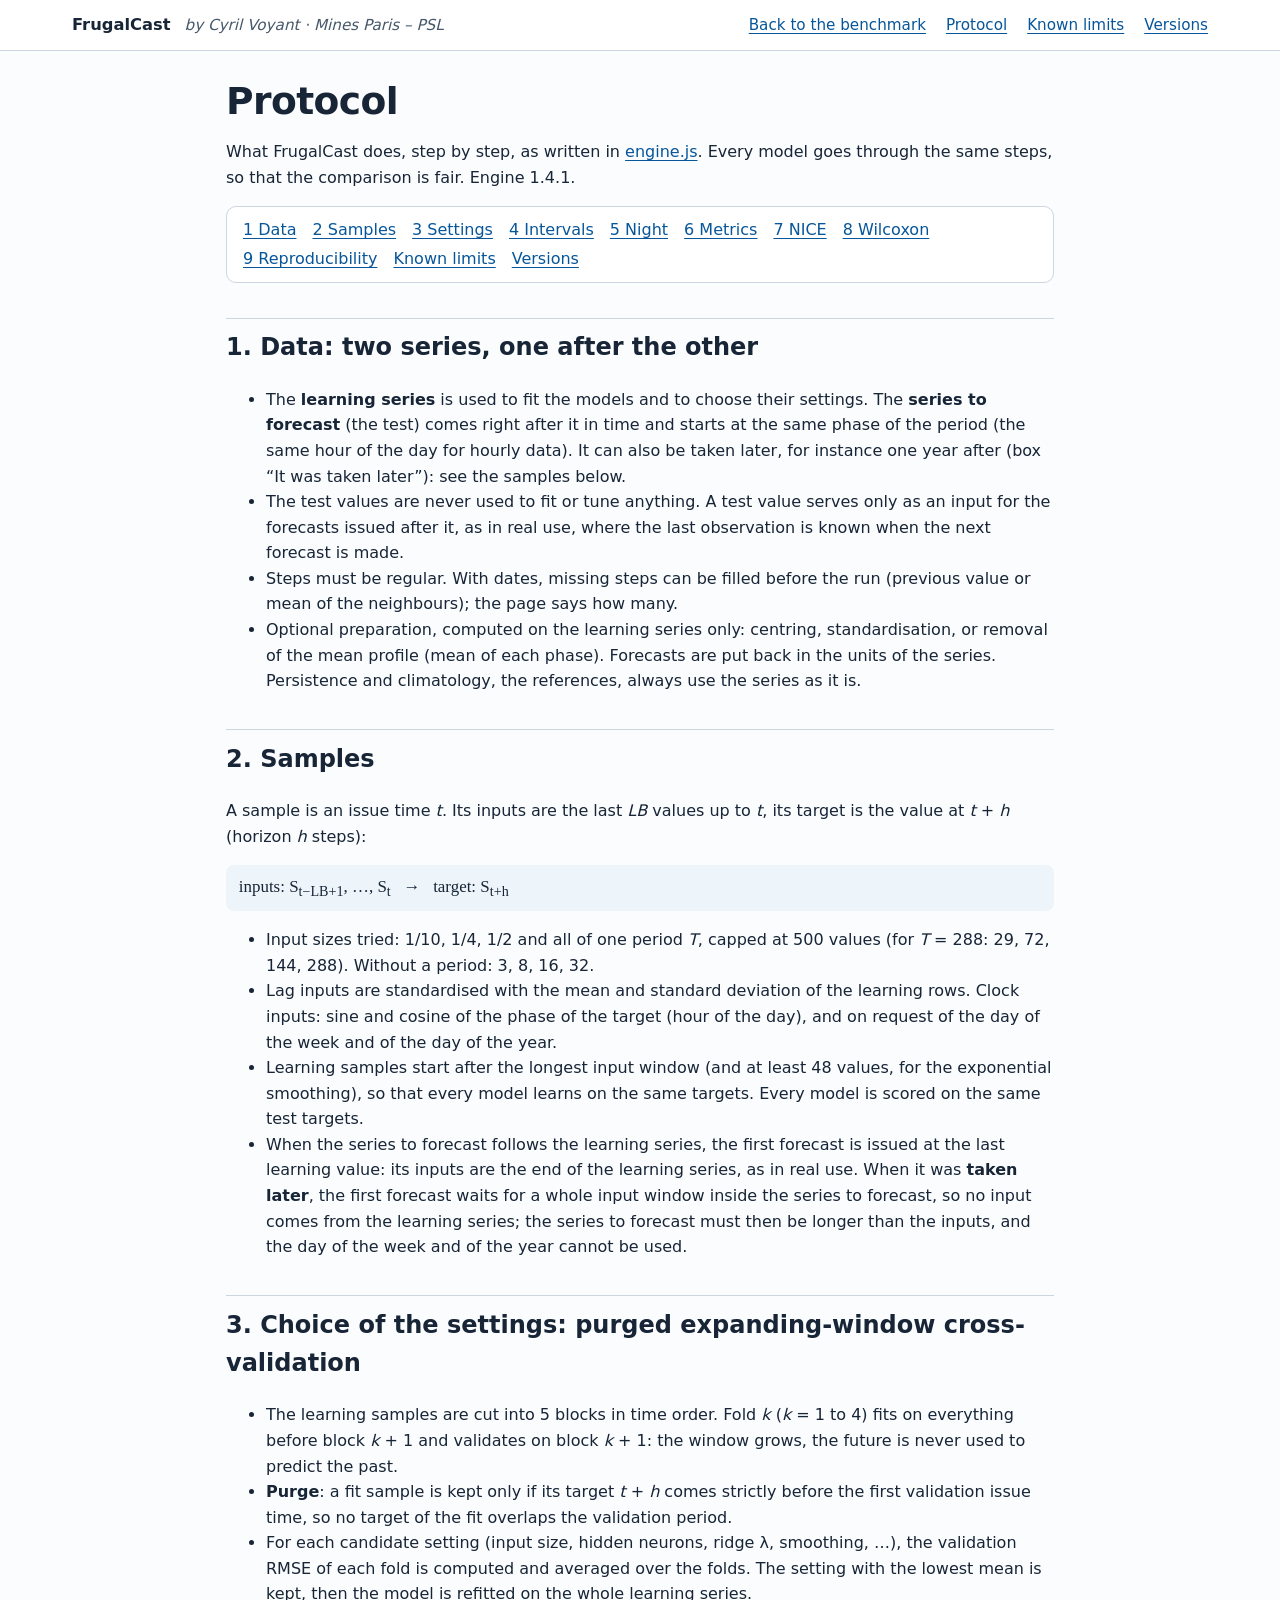
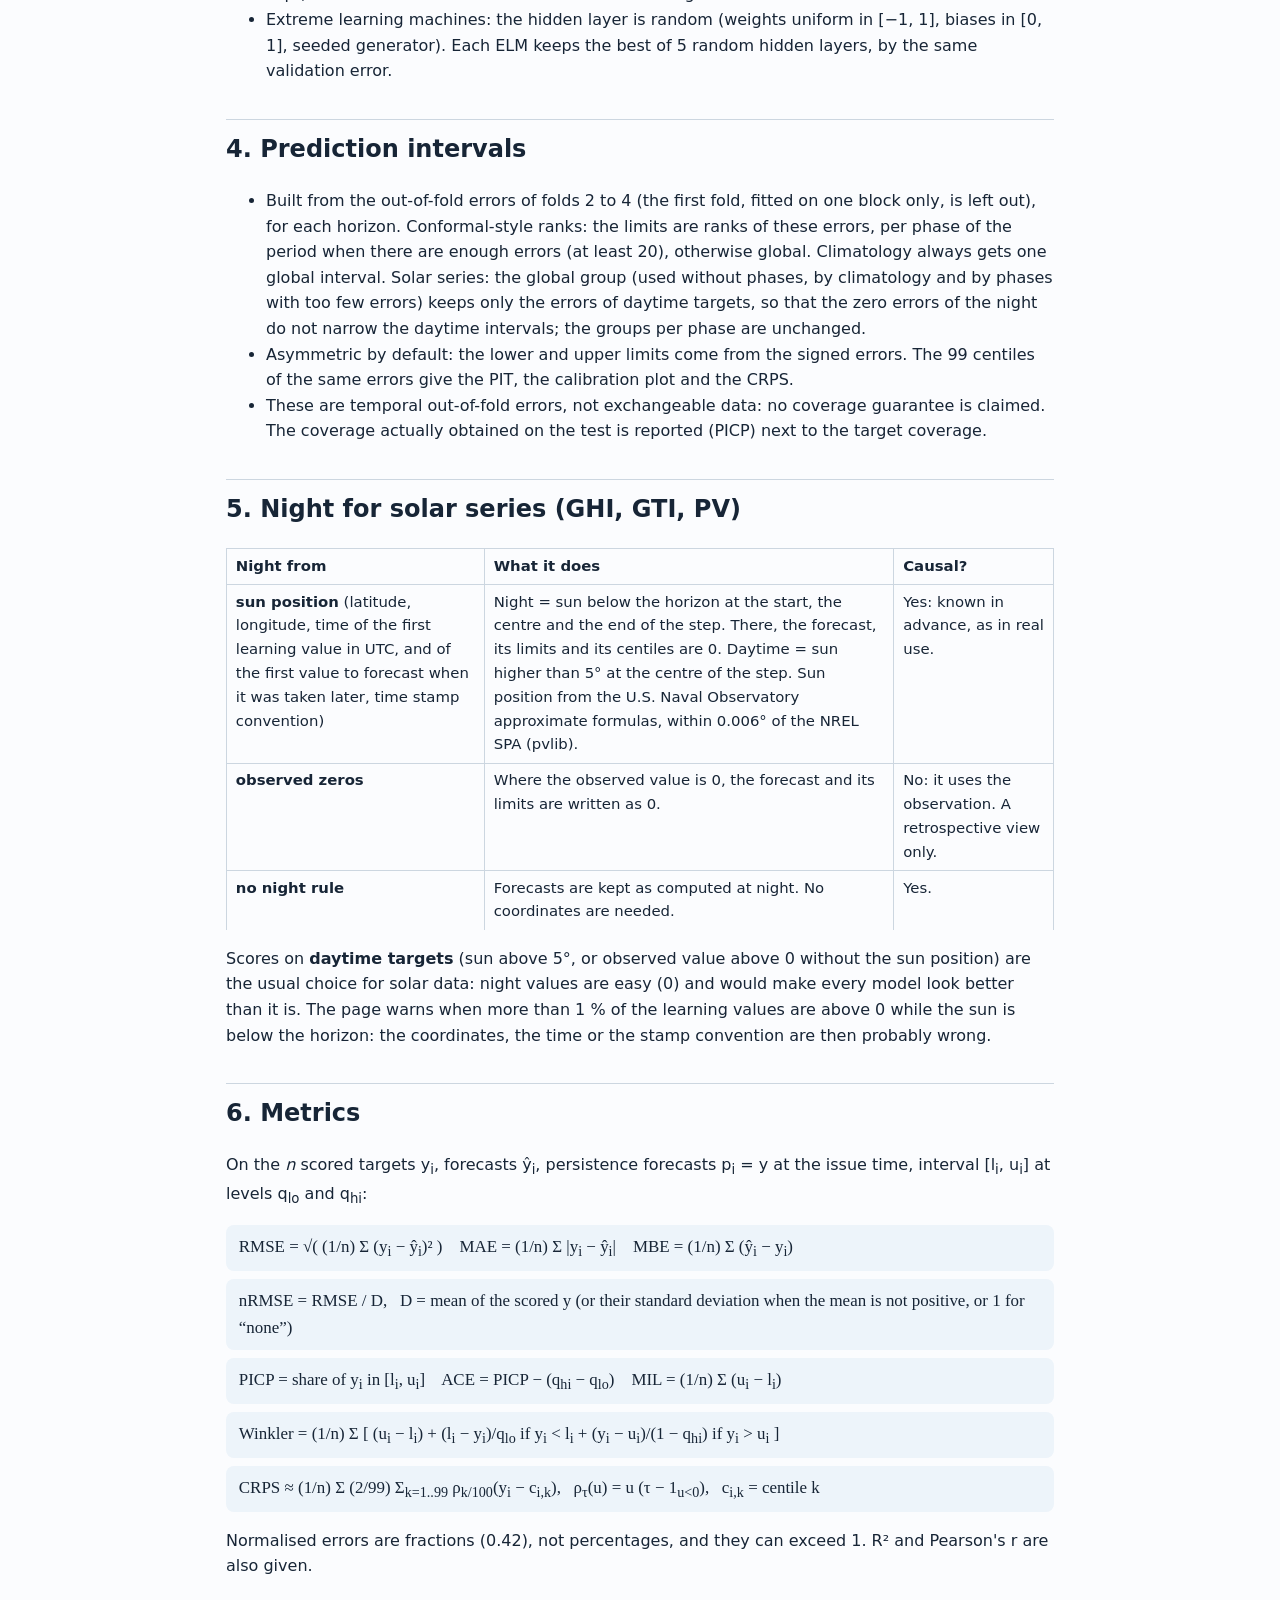
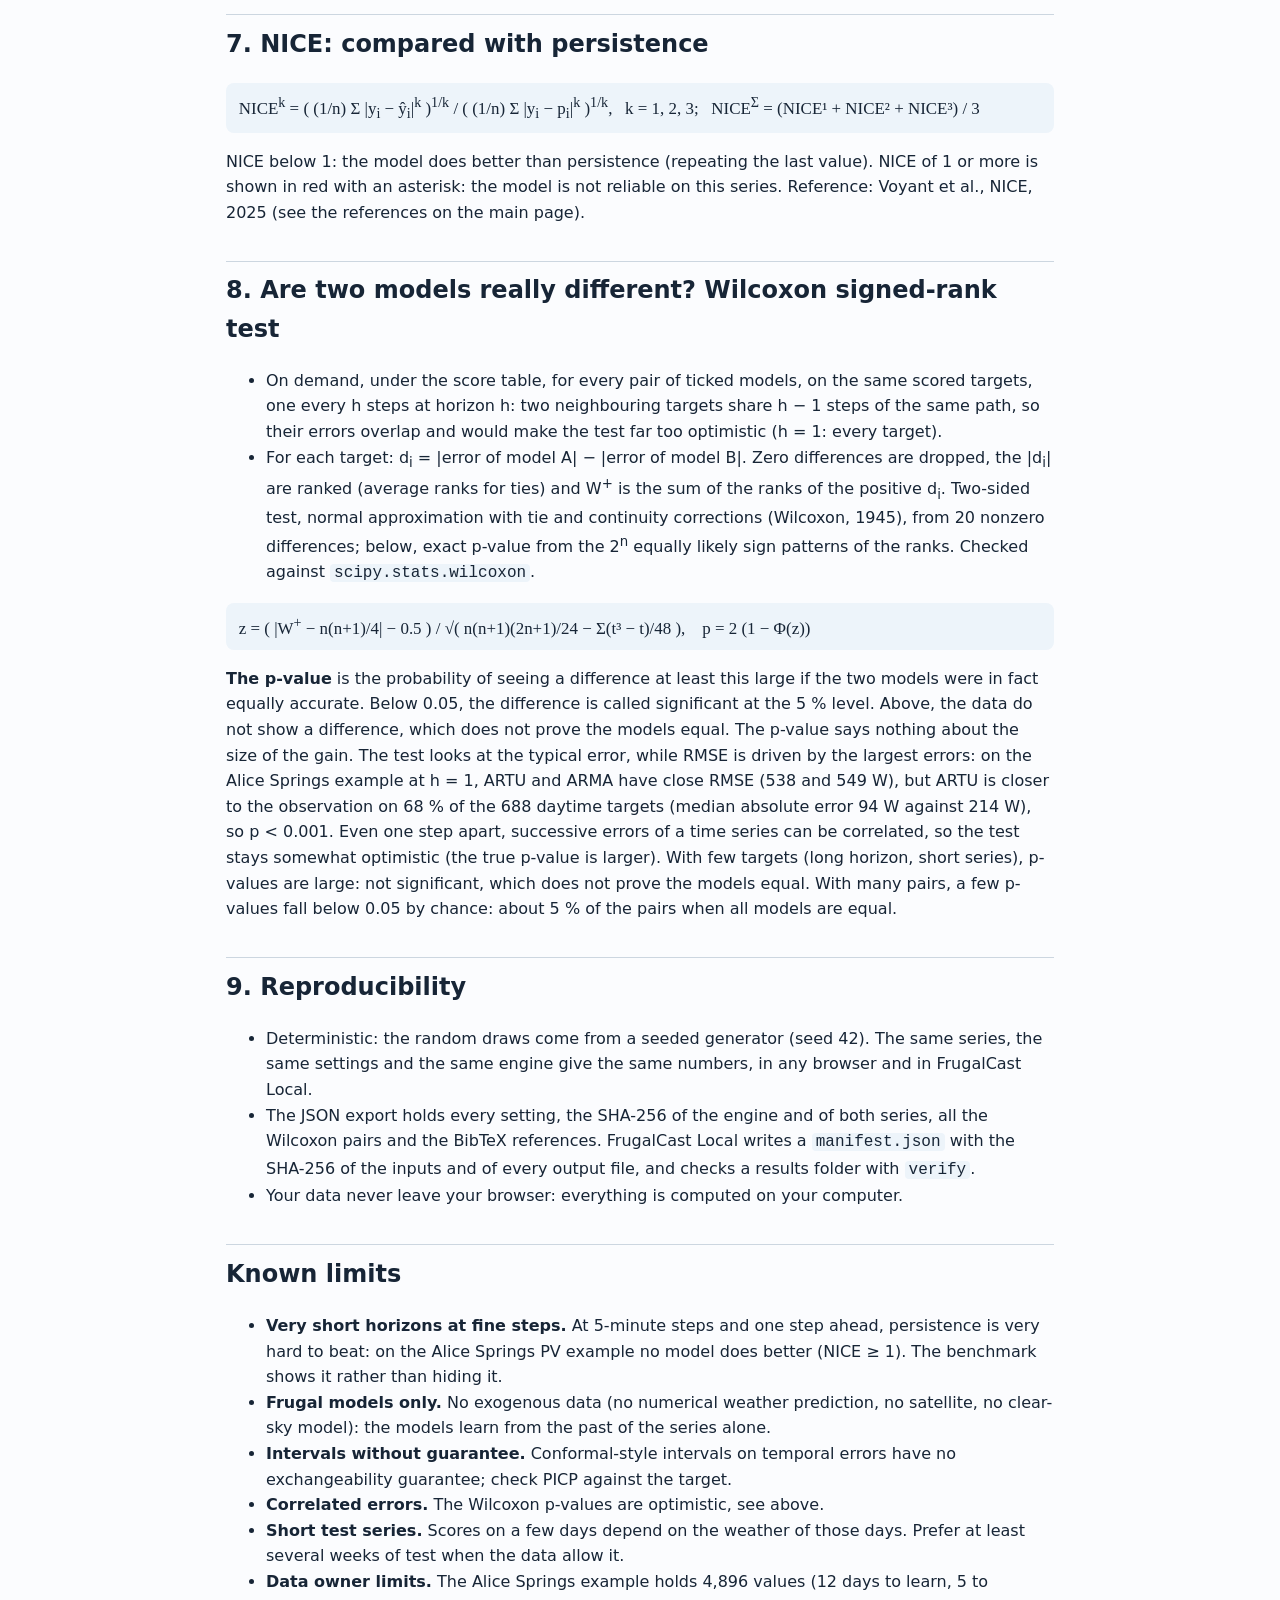
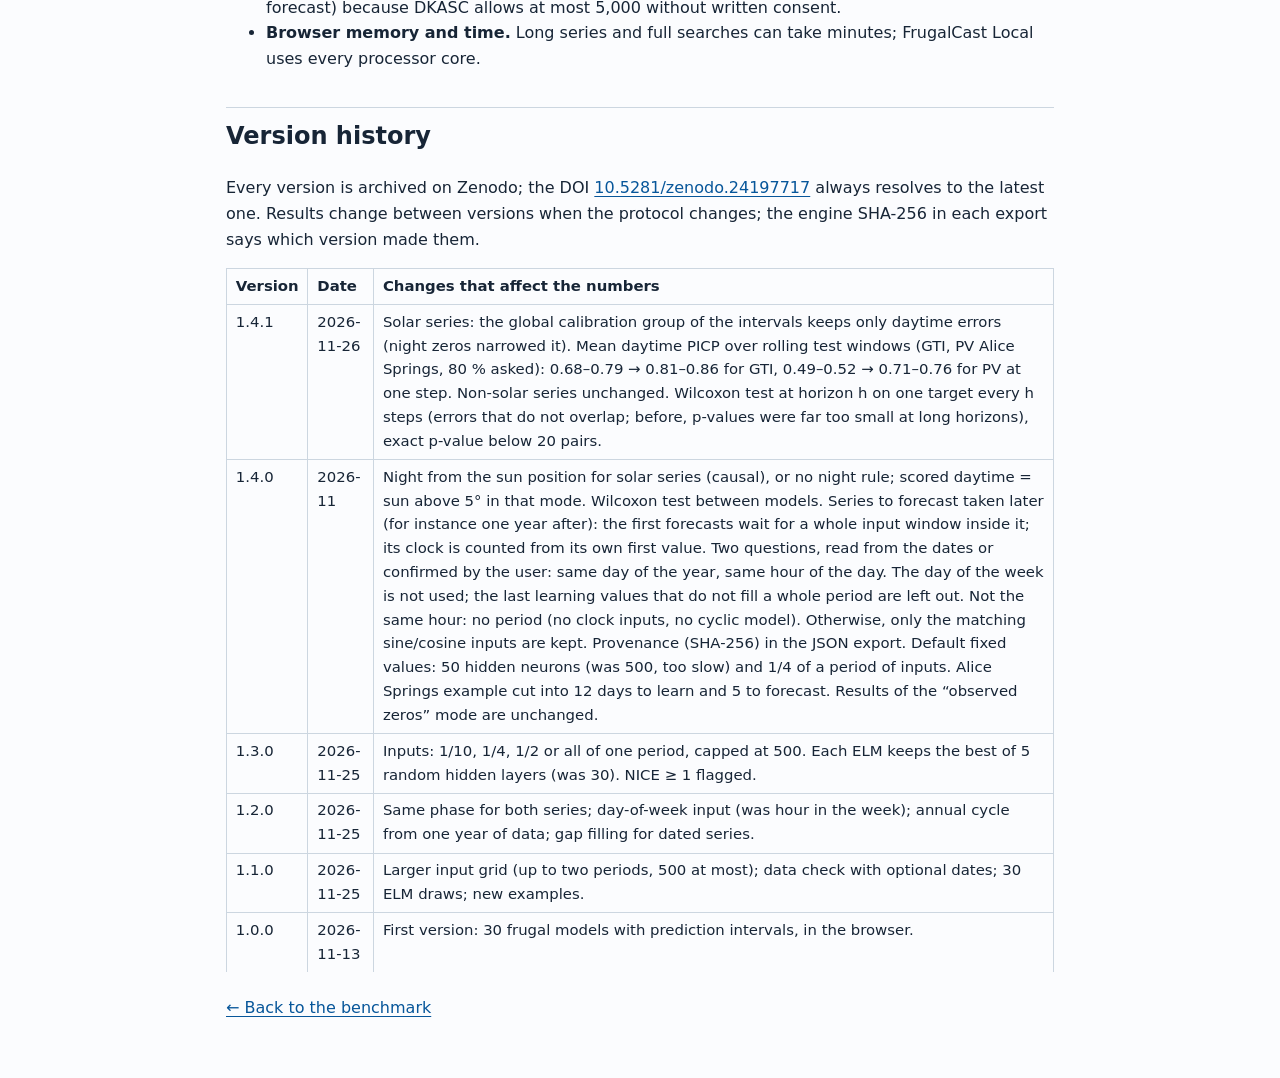
<file: protocol.html>
<!doctype html>
<html lang="en">
<head>
<meta charset="utf-8">
<meta name="viewport" content="width=device-width, initial-scale=1">
<title>FrugalCast protocol: how models are fitted, compared and scored</title>
<meta name="description" content="The exact protocol of FrugalCast: learning and test series, samples, purged expanding-window cross-validation, intervals, night rules for solar data, metrics, NICE, Wilcoxon test, reproducibility, known limits and version history.">
<link rel="canonical" href="https://frugalcast.cyrilvoyant.com/protocol.html">
<link rel="author" href="https://orcid.org/0000-0003-0242-7377">
<link rel="icon" href="data:image/svg+xml,%3Csvg xmlns=%27http://www.w3.org/2000/svg%27 viewBox=%270 0 32 32%27%3E%3Crect width=%2732%27 height=%2732%27 rx=%277%27 fill=%27%2307569a%27/%3E%3Cpath d=%27M4 22 C9 21 10 11 15 12 S21 23 28 9%27 stroke=%27%23fff%27 stroke-width=%273%27 fill=%27none%27 stroke-linecap=%27round%27/%3E%3C/svg%3E">
<link rel="stylesheet" href="style.css?v=1.4.1">
<style>
  .doc{max-width:860px;margin:0 auto;padding:1.2rem 16px 3rem;line-height:1.6}
  .doc h1{margin:.6rem 0 .3rem}.doc h2{margin-top:2.2rem;padding-top:.6rem;border-top:1px solid var(--line)}
  .doc h3{margin-top:1.4rem}
  .doc .eq{font-family:Cambria,'Times New Roman',serif;font-size:1.06rem;background:var(--soft);border-radius:8px;padding:.5rem .8rem;margin:.5rem 0;overflow-x:auto}
  .doc table{border-collapse:collapse;width:100%;margin:.6rem 0;font-size:.93rem}
  .doc th,.doc td{border:1px solid var(--line);padding:.35rem .55rem;text-align:left;vertical-align:top}
  .doc code{background:var(--soft);padding:0 .25rem;border-radius:4px}
  .doc nav.toc{display:flex;flex-wrap:wrap;gap:.25rem 1rem;background:var(--paper);border:1px solid var(--line);border-radius:10px;padding:.6rem 1rem;margin:1rem 0}
  .doc nav.toc a{white-space:nowrap}
  .doc .back{display:inline-block;margin-top:.4rem}
</style>
</head>
<body>
<div class="topbar"><div class="wrap">
  <strong>FrugalCast</strong><span class="motto">by Cyril Voyant · Mines Paris – PSL</span>
  <nav><a href="./">Back to the benchmark</a><a href="#protocol">Protocol</a><a href="#limits">Known limits</a><a href="#versions">Versions</a></nav>
</div></div>

<main class="doc">
<h1>Protocol</h1>
<p>What FrugalCast does, step by step, as written in <a href="engine.js">engine.js</a>. Every model goes through the same steps, so that the comparison is fair. Engine 1.4.1.</p>
<nav class="toc"><a href="#data">1 Data</a><a href="#samples">2 Samples</a><a href="#cv">3 Settings</a><a href="#intervals">4 Intervals</a><a href="#night">5 Night</a><a href="#metrics">6 Metrics</a><a href="#nice">7 NICE</a><a href="#wilcoxon">8 Wilcoxon</a><a href="#repro">9 Reproducibility</a><a href="#limits">Known limits</a><a href="#versions">Versions</a></nav>

<h2 id="protocol"><span id="data"></span>1. Data: two series, one after the other</h2>
<ul>
<li>The <b>learning series</b> is used to fit the models and to choose their settings. The <b>series to forecast</b> (the test) comes right after it in time and starts at the same phase of the period (the same hour of the day for hourly data). It can also be taken later, for instance one year after (box “It was taken later”): see the samples below.</li>
<li>The test values are never used to fit or tune anything. A test value serves only as an input for the forecasts issued after it, as in real use, where the last observation is known when the next forecast is made.</li>
<li>Steps must be regular. With dates, missing steps can be filled before the run (previous value or mean of the neighbours); the page says how many.</li>
<li>Optional preparation, computed on the learning series only: centring, standardisation, or removal of the mean profile (mean of each phase). Forecasts are put back in the units of the series. Persistence and climatology, the references, always use the series as it is.</li>
</ul>

<h2 id="samples">2. Samples</h2>
<p>A sample is an issue time <i>t</i>. Its inputs are the last <i>LB</i> values up to <i>t</i>, its target is the value at <i>t</i> + <i>h</i> (horizon <i>h</i> steps):</p>
<div class="eq">inputs: S<sub>t−LB+1</sub>, …, S<sub>t</sub> &nbsp;&nbsp;→&nbsp;&nbsp; target: S<sub>t+h</sub></div>
<ul>
<li>Input sizes tried: 1/10, 1/4, 1/2 and all of one period <i>T</i>, capped at 500 values (for <i>T</i> = 288: 29, 72, 144, 288). Without a period: 3, 8, 16, 32.</li>
<li>Lag inputs are standardised with the mean and standard deviation of the learning rows. Clock inputs: sine and cosine of the phase of the target (hour of the day), and on request of the day of the week and of the day of the year.</li>
<li>Learning samples start after the longest input window (and at least 48 values, for the exponential smoothing), so that every model learns on the same targets. Every model is scored on the same test targets.</li>
<li>When the series to forecast follows the learning series, the first forecast is issued at the last learning value: its inputs are the end of the learning series, as in real use. When it was <b>taken later</b>, the first forecast waits for a whole input window inside the series to forecast, so no input comes from the learning series; the series to forecast must then be longer than the inputs, and the day of the week and of the year cannot be used.</li>
</ul>

<h2 id="cv">3. Choice of the settings: purged expanding-window cross-validation</h2>
<ul>
<li>The learning samples are cut into 5 blocks in time order. Fold <i>k</i> (<i>k</i> = 1 to 4) fits on everything before block <i>k</i> + 1 and validates on block <i>k</i> + 1: the window grows, the future is never used to predict the past.</li>
<li><b>Purge</b>: a fit sample is kept only if its target <i>t</i> + <i>h</i> comes strictly before the first validation issue time, so no target of the fit overlaps the validation period.</li>
<li>For each candidate setting (input size, hidden neurons, ridge λ, smoothing, …), the validation RMSE of each fold is computed and averaged over the folds. The setting with the lowest mean is kept, then the model is refitted on the whole learning series.</li>
<li>Extreme learning machines: the hidden layer is random (weights uniform in [−1, 1], biases in [0, 1], seeded generator). Each ELM keeps the best of 5 random hidden layers, by the same validation error.</li>
</ul>

<h2 id="intervals">4. Prediction intervals</h2>
<ul>
<li>Built from the out-of-fold errors of folds 2 to 4 (the first fold, fitted on one block only, is left out), for each horizon. Conformal-style ranks: the limits are ranks of these errors, per phase of the period when there are enough errors (at least 20), otherwise global. Climatology always gets one global interval. Solar series: the global group (used without phases, by climatology and by phases with too few errors) keeps only the errors of daytime targets, so that the zero errors of the night do not narrow the daytime intervals; the groups per phase are unchanged.</li>
<li>Asymmetric by default: the lower and upper limits come from the signed errors. The 99 centiles of the same errors give the PIT, the calibration plot and the CRPS.</li>
<li>These are temporal out-of-fold errors, not exchangeable data: no coverage guarantee is claimed. The coverage actually obtained on the test is reported (PICP) next to the target coverage.</li>
</ul>

<h2 id="night">5. Night for solar series (GHI, GTI, PV)</h2>
<table>
<tr><th>Night from</th><th>What it does</th><th>Causal?</th></tr>
<tr><td><b>sun position</b> (latitude, longitude, time of the first learning value in UTC, and of the first value to forecast when it was taken later, time stamp convention)</td><td>Night = sun below the horizon at the start, the centre and the end of the step. There, the forecast, its limits and its centiles are 0. Daytime = sun higher than 5° at the centre of the step. Sun position from the U.S. Naval Observatory approximate formulas, within 0.006° of the NREL SPA (pvlib).</td><td>Yes: known in advance, as in real use.</td></tr>
<tr><td><b>observed zeros</b></td><td>Where the observed value is 0, the forecast and its limits are written as 0.</td><td>No: it uses the observation. A retrospective view only.</td></tr>
<tr><td><b>no night rule</b></td><td>Forecasts are kept as computed at night. No coordinates are needed.</td><td>Yes.</td></tr>
</table>
<p>Scores on <b>daytime targets</b> (sun above 5°, or observed value above 0 without the sun position) are the usual choice for solar data: night values are easy (0) and would make every model look better than it is. The page warns when more than 1 % of the learning values are above 0 while the sun is below the horizon: the coordinates, the time or the stamp convention are then probably wrong.</p>

<h2 id="metrics">6. Metrics</h2>
<p>On the <i>n</i> scored targets y<sub>i</sub>, forecasts ŷ<sub>i</sub>, persistence forecasts p<sub>i</sub> = y at the issue time, interval [l<sub>i</sub>, u<sub>i</sub>] at levels q<sub>lo</sub> and q<sub>hi</sub>:</p>
<div class="eq">RMSE = √( (1/n) Σ (y<sub>i</sub> − ŷ<sub>i</sub>)² ) &nbsp;&nbsp; MAE = (1/n) Σ |y<sub>i</sub> − ŷ<sub>i</sub>| &nbsp;&nbsp; MBE = (1/n) Σ (ŷ<sub>i</sub> − y<sub>i</sub>)</div>
<div class="eq">nRMSE = RMSE / D, &nbsp; D = mean of the scored y (or their standard deviation when the mean is not positive, or 1 for “none”)</div>
<div class="eq">PICP = share of y<sub>i</sub> in [l<sub>i</sub>, u<sub>i</sub>] &nbsp;&nbsp; ACE = PICP − (q<sub>hi</sub> − q<sub>lo</sub>) &nbsp;&nbsp; MIL = (1/n) Σ (u<sub>i</sub> − l<sub>i</sub>)</div>
<div class="eq">Winkler = (1/n) Σ [ (u<sub>i</sub> − l<sub>i</sub>) + (l<sub>i</sub> − y<sub>i</sub>)/q<sub>lo</sub> if y<sub>i</sub> &lt; l<sub>i</sub> + (y<sub>i</sub> − u<sub>i</sub>)/(1 − q<sub>hi</sub>) if y<sub>i</sub> &gt; u<sub>i</sub> ]</div>
<div class="eq">CRPS ≈ (1/n) Σ (2/99) Σ<sub>k=1..99</sub> ρ<sub>k/100</sub>(y<sub>i</sub> − c<sub>i,k</sub>), &nbsp; ρ<sub>τ</sub>(u) = u (τ − 1<sub>u&lt;0</sub>), &nbsp; c<sub>i,k</sub> = centile k</div>
<p>Normalised errors are fractions (0.42), not percentages, and they can exceed 1. R² and Pearson's r are also given.</p>

<h2 id="nice">7. NICE: compared with persistence</h2>
<div class="eq">NICE<sup>k</sup> = ( (1/n) Σ |y<sub>i</sub> − ŷ<sub>i</sub>|<sup>k</sup> )<sup>1/k</sup> / ( (1/n) Σ |y<sub>i</sub> − p<sub>i</sub>|<sup>k</sup> )<sup>1/k</sup>, &nbsp; k = 1, 2, 3; &nbsp; NICE<sup>Σ</sup> = (NICE¹ + NICE² + NICE³) / 3</div>
<p>NICE below 1: the model does better than persistence (repeating the last value). NICE of 1 or more is shown in red with an asterisk: the model is not reliable on this series. Reference: Voyant et al., NICE, 2025 (see the references on the main page).</p>

<h2 id="wilcoxon">8. Are two models really different? Wilcoxon signed-rank test</h2>
<ul>
<li>On demand, under the score table, for every pair of ticked models, on the same scored targets, one every h steps at horizon h: two neighbouring targets share h − 1 steps of the same path, so their errors overlap and would make the test far too optimistic (h = 1: every target).</li>
<li>For each target: d<sub>i</sub> = |error of model A| − |error of model B|. Zero differences are dropped, the |d<sub>i</sub>| are ranked (average ranks for ties) and W<sup>+</sup> is the sum of the ranks of the positive d<sub>i</sub>. Two-sided test, normal approximation with tie and continuity corrections (Wilcoxon, 1945), from 20 nonzero differences; below, exact p-value from the 2<sup>n</sup> equally likely sign patterns of the ranks. Checked against <code>scipy.stats.wilcoxon</code>.</li>
</ul>
<div class="eq">z = ( |W<sup>+</sup> − n(n+1)/4| − 0.5 ) / √( n(n+1)(2n+1)/24 − Σ(t³ − t)/48 ), &nbsp;&nbsp; p = 2 (1 − Φ(z))</div>
<p><b>The p-value</b> is the probability of seeing a difference at least this large if the two models were in fact equally accurate. Below 0.05, the difference is called significant at the 5 % level. Above, the data do not show a difference, which does not prove the models equal. The p-value says nothing about the size of the gain. The test looks at the typical error, while RMSE is driven by the largest errors: on the Alice Springs example at h = 1, ARTU and ARMA have close RMSE (538 and 549 W), but ARTU is closer to the observation on 68 % of the 688 daytime targets (median absolute error 94 W against 214 W), so p &lt; 0.001. Even one step apart, successive errors of a time series can be correlated, so the test stays somewhat optimistic (the true p-value is larger). With few targets (long horizon, short series), p-values are large: not significant, which does not prove the models equal. With many pairs, a few p-values fall below 0.05 by chance: about 5 % of the pairs when all models are equal.</p>

<h2 id="repro">9. Reproducibility</h2>
<ul>
<li>Deterministic: the random draws come from a seeded generator (seed 42). The same series, the same settings and the same engine give the same numbers, in any browser and in FrugalCast Local.</li>
<li>The JSON export holds every setting, the SHA-256 of the engine and of both series, all the Wilcoxon pairs and the BibTeX references. FrugalCast Local writes a <code>manifest.json</code> with the SHA-256 of the inputs and of every output file, and checks a results folder with <code>verify</code>.</li>
<li>Your data never leave your browser: everything is computed on your computer.</li>
</ul>

<h2 id="limits">Known limits</h2>
<ul>
<li><b>Very short horizons at fine steps.</b> At 5-minute steps and one step ahead, persistence is very hard to beat: on the Alice Springs PV example no model does better (NICE ≥ 1). The benchmark shows it rather than hiding it.</li>
<li><b>Frugal models only.</b> No exogenous data (no numerical weather prediction, no satellite, no clear-sky model): the models learn from the past of the series alone.</li>
<li><b>Intervals without guarantee.</b> Conformal-style intervals on temporal errors have no exchangeability guarantee; check PICP against the target.</li>
<li><b>Correlated errors.</b> The Wilcoxon p-values are optimistic, see above.</li>
<li><b>Short test series.</b> Scores on a few days depend on the weather of those days. Prefer at least several weeks of test when the data allow it.</li>
<li><b>Data owner limits.</b> The Alice Springs example holds 4,896 values (12 days to learn, 5 to forecast) because DKASC allows at most 5,000 without written consent.</li>
<li><b>Browser memory and time.</b> Long series and full searches can take minutes; FrugalCast Local uses every processor core.</li>
</ul>

<h2 id="versions">Version history</h2>
<p>Every version is archived on Zenodo; the DOI <a href="https://doi.org/10.5281/zenodo.24197717">10.5281/zenodo.24197717</a> always resolves to the latest one. Results change between versions when the protocol changes; the engine SHA-256 in each export says which version made them.</p>
<table>
<tr><th>Version</th><th>Date</th><th>Changes that affect the numbers</th></tr>
<tr><td>1.4.1</td><td>2026-11-26</td><td>Solar series: the global calibration group of the intervals keeps only daytime errors (night zeros narrowed it). Mean daytime PICP over rolling test windows (GTI, PV Alice Springs, 80 % asked): 0.68–0.79 → 0.81–0.86 for GTI, 0.49–0.52 → 0.71–0.76 for PV at one step. Non-solar series unchanged. Wilcoxon test at horizon h on one target every h steps (errors that do not overlap; before, p-values were far too small at long horizons), exact p-value below 20 pairs.</td></tr>
<tr><td>1.4.0</td><td>2026-11</td><td>Night from the sun position for solar series (causal), or no night rule; scored daytime = sun above 5° in that mode. Wilcoxon test between models. Series to forecast taken later (for instance one year after): the first forecasts wait for a whole input window inside it; its clock is counted from its own first value. Two questions, read from the dates or confirmed by the user: same day of the year, same hour of the day. The day of the week is not used; the last learning values that do not fill a whole period are left out. Not the same hour: no period (no clock inputs, no cyclic model). Otherwise, only the matching sine/cosine inputs are kept. Provenance (SHA-256) in the JSON export. Default fixed values: 50 hidden neurons (was 500, too slow) and 1/4 of a period of inputs. Alice Springs example cut into 12 days to learn and 5 to forecast. Results of the “observed zeros” mode are unchanged.</td></tr>
<tr><td>1.3.0</td><td>2026-11-25</td><td>Inputs: 1/10, 1/4, 1/2 or all of one period, capped at 500. Each ELM keeps the best of 5 random hidden layers (was 30). NICE ≥ 1 flagged.</td></tr>
<tr><td>1.2.0</td><td>2026-11-25</td><td>Same phase for both series; day-of-week input (was hour in the week); annual cycle from one year of data; gap filling for dated series.</td></tr>
<tr><td>1.1.0</td><td>2026-11-25</td><td>Larger input grid (up to two periods, 500 at most); data check with optional dates; 30 ELM draws; new examples.</td></tr>
<tr><td>1.0.0</td><td>2026-11-13</td><td>First version: 30 frugal models with prediction intervals, in the browser.</td></tr>
</table>
<p><a class="back" href="./">← Back to the benchmark</a></p>
</main>
</body>
</html>
</file>
<file: style.css>
/* Frugal forecasting bench — charter of www.cyrilvoyant.com (site.css, 22 Oct 2026) and of the ELM lab page. Desktop only. */
:root{
  --ink:#172536;--muted:#46586a;--bg:#fbfcfe;--paper:#fff;--line:#ccd6e0;--link:#07569a;--focus:#ad5200;--soft:#edf4fa;
  --p1:#b4513a;--p2:#07569a;--p3:#3c8d5a;--p4:#7a5aa6;--p5:#b07d12;--rose:#b8306b;--teal:#0f8a7e;--bad:#a8261b;
  --c1:#07569a;--c2:#b8306b;--c3:#0f8a7e;--c4:#b07d12;
  --shadow:0 1px 2px rgba(23,37,54,.06),0 6px 22px rgba(23,37,54,.07);
}
*{box-sizing:border-box}
html{scroll-behavior:smooth}
body{margin:0;background:var(--bg);color:var(--ink);font:16px/1.6 system-ui,-apple-system,"Segoe UI",Roboto,Arial,sans-serif;min-width:1100px}
a{color:var(--link);text-underline-offset:3px}
a:focus-visible,button:focus-visible,input:focus-visible,select:focus-visible,textarea:focus-visible{outline:3px solid var(--focus);outline-offset:2px}
.wrap{max-width:1200px;margin:0 auto;padding:0 32px}

/* identity bar, as on the site */
.topbar{border-bottom:1px solid var(--line);background:var(--paper)}
.topbar .wrap{display:flex;align-items:baseline;gap:14px;padding-top:12px;padding-bottom:12px;font-size:.95rem}
.topbar strong{font-size:1.02rem}.topbar .motto{color:var(--muted);font-style:italic}
.topbar nav{margin-left:auto;display:flex;gap:20px}

/* hero */
.hero{margin:28px 0 8px;padding:34px 38px 30px;border-radius:14px;border:1px solid var(--line);position:relative;overflow:hidden;
  background:linear-gradient(135deg,#eef4fa 0%,#f7f3ee 100%)}
.hero svg.deco{position:absolute;right:-10px;top:0;height:100%;width:520px;opacity:.9;pointer-events:none}
.kicker{text-transform:uppercase;letter-spacing:.08em;font-size:.78rem;font-weight:700;color:var(--link);margin:0 0 8px}
h1{font-size:2.35rem;line-height:1.15;margin:0 0 .35em;letter-spacing:-.015em;max-width:640px}
.lead{font-size:1.14rem;max-width:640px;margin:0 0 14px}
.chips{display:flex;flex-wrap:wrap;gap:8px;max-width:680px}
.chips span{font-size:.84rem;padding:3px 12px;border-radius:999px;background:rgba(255,255,255,.8);border:1px solid var(--line)}
.quick{display:flex;gap:18px;align-items:center;margin:18px 0 0;flex-wrap:wrap;position:relative}
.quick span{font-size:.95rem}.quick span b{display:inline-grid;place-items:center;width:24px;height:24px;border-radius:50%;background:var(--link);color:#fff;font-size:.8rem;margin-right:6px}
.quick .btn{background:var(--paper)}
.universal{position:relative;margin:14px 0 0;max-width:660px;color:var(--muted);font-size:.95rem}

/* numbered steps */
.step{margin:34px 0 0}
.step>header{display:flex;align-items:center;gap:12px;margin-bottom:12px}
.step>header .n{width:32px;height:32px;border-radius:50%;background:var(--sc,var(--link));color:#fff;display:grid;place-items:center;font-weight:700;font-size:.95rem;flex:none}
.step>header h2{margin:0;font-size:1.3rem;letter-spacing:-.005em}
.step>header small{color:var(--muted);font-size:.92rem}

.card{background:var(--paper);border:1px solid var(--line);border-radius:10px;padding:16px 18px;box-shadow:var(--shadow)}
.card.top{border-top:4px solid var(--c,var(--link))}
.card h3{margin:0 0 8px;font-size:1rem;color:var(--c,var(--ink));display:flex;align-items:center;gap:8px}
.two{display:grid;grid-template-columns:1fr 1fr;gap:18px}
.four{display:grid;grid-template-columns:repeat(4,1fr);gap:16px;align-items:stretch}

label{display:block;font-size:.88rem;color:var(--muted);margin-top:10px}
label:first-of-type{margin-top:0}
.chk{display:flex;gap:8px;align-items:center;color:var(--ink);font-size:.93rem;margin-top:7px;cursor:pointer}
.chk input{margin:0;accent-color:var(--link)}
.chk.off,.chk.gapoff,.radio label.off{opacity:.45;pointer-events:none}
input[type=number],input[type=text],select{display:block;width:100%;margin-top:3px;font:inherit;font-size:.95rem;padding:6px 9px;border:1px solid var(--line);border-radius:6px;background:var(--paper);color:var(--ink)}
input:hover,select:hover{border-color:#9fb1c3}
.hint{font-size:.82rem;color:var(--muted);margin:5px 0 0;line-height:1.45}

textarea{display:block;width:100%;height:170px;margin:8px 0 6px;font:13px/1.45 ui-monospace,Consolas,monospace;border:1px solid var(--line);border-radius:8px;padding:9px 11px;resize:vertical;background:#fcfdfe;color:var(--ink)}
.dhead{display:flex;justify-content:space-between;align-items:baseline;gap:10px}
.dhead b{font-size:1rem}
.badge{font-size:.8rem;padding:1px 10px;border-radius:999px;background:var(--soft);color:var(--link);font-weight:600;font-variant-numeric:tabular-nums;white-space:nowrap}
.badge:empty{display:none}

/* period picker */
.seg{display:flex;gap:6px;flex-wrap:wrap;margin-top:6px}
.seg button{font:inherit;font-size:.82rem;padding:3px 10px;border:1px solid var(--line);border-radius:999px;background:var(--paper);color:var(--ink);cursor:pointer}
.seg button:hover{border-color:var(--link);color:var(--link)}

/* buttons */
button{font:inherit;cursor:pointer}
.btn{font-weight:600;border:1px solid var(--link);background:var(--paper);color:var(--link);border-radius:8px;padding:7px 16px}
.btn:hover{background:var(--soft)}
.btn.primary{background:var(--link);color:#fff;padding:11px 34px;font-size:1.05rem;box-shadow:0 4px 14px rgba(7,86,154,.25)}
.btn.primary:hover{background:#064a85}
.btn:disabled{opacity:.4;cursor:default;box-shadow:none}

/* model pickers */
.mcard{--c:var(--c1)}
.mcard select{font-weight:600}
.mcard .fam{font-size:.74rem;font-weight:700;letter-spacing:.05em;text-transform:uppercase;color:var(--c)}
.mcard .sw{width:12px;height:12px;border-radius:3px;background:var(--c);flex:none}
.mcard .about{font-size:.84rem;color:var(--muted);margin:8px 0 0;min-height:3.9em}
.mcard .about a{font-weight:600}

/* run bar */
.runbar{position:sticky;bottom:0;z-index:5;margin-top:26px;padding:14px 20px;display:flex;gap:16px;align-items:center;background:rgba(255,255,255,.94);backdrop-filter:blur(6px);border:1px solid var(--line);border-radius:12px;box-shadow:0 -2px 20px rgba(23,37,54,.08)}
.bar{flex:1;height:10px;background:var(--soft);border-radius:999px;overflow:hidden}
.bar i{display:block;height:100%;width:0;border-radius:999px;background:linear-gradient(90deg,var(--c1),var(--c3));transition:width .25s}
#status{min-width:300px;font-size:.9rem;color:var(--muted);font-variant-numeric:tabular-nums}
.warn{margin-top:10px;padding:7px 10px;border-radius:6px;background:#fbf4e4;color:#7a5508;font-size:.84rem;border-left:3px solid var(--p5)}
.err{display:none;margin-top:14px;border:1px solid #e6b8b3;border-left:5px solid var(--bad);background:#fdf3f2;color:#7d1d14;border-radius:8px;padding:12px 16px;white-space:pre-line;font-size:.95rem}
.err.on{display:block}
.err b{display:block;margin-bottom:2px}

/* results */
.kpis{display:grid;grid-template-columns:repeat(4,1fr);gap:16px}
.kpi{background:var(--paper);border:1px solid var(--line);border-top:4px solid var(--c);border-radius:10px;padding:12px 16px;box-shadow:var(--shadow);position:relative}
.kpi .nm{font-weight:700;color:var(--c);font-size:.95rem;line-height:1.3;min-height:2.6em}
.kpi .big{font-size:2rem;font-weight:700;font-variant-numeric:tabular-nums;letter-spacing:-.02em;line-height:1.1;margin-top:4px}
.kpi .big small{font-size:.8rem;font-weight:500;color:var(--muted);letter-spacing:0;margin-left:4px}
.kpi .row{display:flex;justify-content:space-between;font-size:.86rem;color:var(--muted);border-top:1px solid var(--soft);margin-top:6px;padding-top:5px;font-variant-numeric:tabular-nums}
.kpi .row b{color:var(--ink)}
.kpi .crown{position:absolute;top:-12px;right:12px;box-shadow:0 2px 6px rgba(23,37,54,.18);font-size:.72rem;font-weight:700;text-transform:uppercase;letter-spacing:.05em;color:#fff;background:var(--c);border-radius:999px;padding:1px 9px}
.kpi.gone{border-top-color:var(--line);opacity:.6}

.toolbar{display:flex;gap:10px;align-items:center;flex-wrap:wrap;margin:18px 0 10px}
.toolbar .sp{flex:1}
.toolbar select{width:auto;display:inline-block;margin:0}
#copied{font-size:.86rem;color:var(--p3)}
.tablewrap{background:var(--paper);border:1px solid var(--line);border-radius:10px;overflow:hidden;box-shadow:var(--shadow)}
table{border-collapse:collapse;width:100%;font-size:.93rem;font-variant-numeric:tabular-nums}
th,td{padding:8px 12px;text-align:right;border-bottom:1px solid #e6ecf2}
th:first-child,td:first-child{text-align:left}
thead th{background:var(--soft);font-weight:600;font-size:.84rem;color:var(--muted)}
thead th small{display:block;font-weight:400;font-size:.74rem}
tbody tr:last-child td{border-bottom:0}
tbody tr.ref td{color:var(--muted);background:#fafbfc}
td .sw{display:inline-block;width:10px;height:10px;border-radius:3px;margin-right:8px;vertical-align:baseline}
td.best{font-weight:700;color:var(--ink);background:rgba(7,86,154,.06)}
.note{font-size:.86rem;color:var(--muted);margin:10px 2px 0}

.panel{background:var(--paper);border:1px solid var(--line);border-radius:10px;padding:14px 16px 10px;box-shadow:var(--shadow);margin-top:16px}
.panel h3{margin:0 0 4px;font-size:1rem}
.slider{display:flex;gap:14px;align-items:center;margin:6px 0 10px;font-size:.88rem;color:var(--muted)}
.slider input{flex:1;accent-color:var(--link)}
.legend{display:flex;gap:18px;font-size:.84rem;color:var(--muted);margin:2px 0 8px}
.legend i{display:inline-block;width:22px;height:0;border-top:2px solid var(--ink);vertical-align:middle;margin-right:6px}
.legend i.f{border-color:var(--link)}.legend i.b{height:10px;border:0;background:rgba(7,86,154,.18);border-radius:2px}
canvas{display:block;width:100%}
.dxsel{display:flex;gap:8px;flex-wrap:wrap;margin:6px 0 12px}
.dxsel label{margin:0;display:flex;align-items:center;gap:6px;padding:4px 12px;border:1px solid var(--line);border-radius:999px;color:var(--ink);font-size:.86rem;cursor:pointer;background:var(--paper)}
.dxsel input{margin:0;accent-color:var(--link)}
.dxsel label:has(input:checked){background:var(--soft);border-color:var(--link);color:var(--link)}
.plots{display:grid;grid-template-columns:1fr 1fr;gap:16px}
.plots figure{margin:0;background:var(--paper);border:1px solid var(--line);border-radius:10px;padding:12px 14px;box-shadow:var(--shadow)}
.plots figure.wide{grid-column:1/-1}
.plots figcaption{font-size:.84rem;color:var(--muted);margin-top:6px}
.plots figcaption b{color:var(--ink)}

/* explanations */
.more{margin-top:44px;border-top:1px solid var(--line)}
details.sec{border-bottom:1px solid var(--line)}
details.sec>summary{cursor:pointer;padding:14px 0;font-weight:650;font-size:1.12rem;list-style:none;display:flex;align-items:center;gap:10px}
details.sec>summary::before{content:"";width:8px;height:8px;border-right:2px solid var(--link);border-bottom:2px solid var(--link);transform:rotate(-45deg);transition:transform .15s}
details.sec[open]>summary::before{transform:rotate(45deg)}
details.sec>div{padding:0 0 16px 18px;max-width:900px}
details.sec dt{font-weight:650;margin-top:8px}details.sec dd{margin:2px 0 0 0;color:var(--ink)}
.refs{columns:2;column-gap:40px;padding-left:18px;font-size:.93rem}
.refs li{break-inside:avoid;margin-bottom:5px}

.prep{display:grid;grid-template-columns:1fr 1fr;gap:24px;margin-top:6px}
.radio{display:flex;flex-direction:column;gap:2px;margin-top:6px}
.radio label{margin:0;display:flex;gap:8px;align-items:center;color:var(--ink);font-size:.93rem;cursor:pointer;padding:3px 8px;border-radius:6px}
.radio label:has(input:checked){background:var(--soft);color:var(--link);font-weight:600}
.radio input{margin:0;accent-color:var(--link)}
/* metric and model pickers */
.metsel{display:flex;flex-direction:column;gap:6px;margin:0 0 12px}
.metsel>div{display:flex;flex-wrap:wrap;gap:6px;align-items:center}
.metsel .mk{font-size:.74rem;font-weight:700;text-transform:uppercase;letter-spacing:.05em;color:var(--muted);width:110px}
.metsel label,.pmsel label{margin:0;display:flex;align-items:center;gap:6px;padding:3px 11px;border:1px solid var(--line);border-radius:999px;color:var(--ink);font-size:.84rem;cursor:pointer;background:var(--paper)}
.metsel input,.pmsel input{margin:0;accent-color:var(--link)}
.metsel label:has(input:checked){background:var(--soft);border-color:var(--link);color:var(--link)}
.pmsel{display:flex;gap:8px;flex-wrap:wrap}
.pmsel .sw{width:10px;height:10px;border-radius:3px;background:var(--c)}
.pmsel label:has(input:checked){border-color:var(--c);box-shadow:inset 0 0 0 1px var(--c)}
.pmsel label:not(:has(input:checked)){opacity:.55}
.legend i.o{border-top:2px dotted var(--ink)}
select:disabled{opacity:.45;background:var(--soft);cursor:not-allowed}
/* citation and code */
.citebox{display:flex;gap:14px;align-items:flex-start;margin:10px 0 16px}
.citebox pre,pre.code{flex:1;margin:0;background:#0f1b2a;color:#e6edf5;border-radius:8px;padding:12px 14px;font:12.5px/1.5 ui-monospace,Consolas,monospace;overflow-x:auto}
.citebar{display:flex;gap:8px;align-items:center;flex-wrap:wrap;margin:10px 0 12px;padding:10px 12px;background:var(--soft);border-radius:8px}
.citebar label{margin:0;display:flex;gap:6px;align-items:center;color:var(--ink);font-size:.93rem}
.citebar .sp{flex:1}
.btn.primary.sm{padding:7px 16px;font-size:.95rem}
ol.papers{list-style:none;padding-left:0;font-size:.92rem}
ol.papers li{margin-bottom:4px}
ol.papers label{display:flex;gap:10px;align-items:flex-start;margin:0;color:var(--ink);font-size:.92rem;padding:4px 8px;border-radius:6px;cursor:pointer}
ol.papers label:hover{background:var(--soft)}
ol.papers input{margin-top:5px;accent-color:var(--link)}
footer.site{margin:44px 0 0;border-top:1px solid var(--line);padding:16px 0 40px;font-size:.86rem;color:var(--muted)}
.hidden{display:none!important}
.wilbox{margin:.8rem 0;border:1px solid var(--line,#d9dee5);border-radius:10px;padding:.55rem .8rem;background:var(--paper)}
.wilbox>summary{cursor:pointer;font-weight:600}
.wilbox table{border-collapse:collapse;margin:.7rem 0;font-size:.88rem}
.wilbox th,.wilbox td{border:1px solid var(--line,#d9dee5);padding:.35rem .55rem;text-align:center;vertical-align:middle}
.wilbox th[scope=row]{text-align:left}
.wilbox td.sig{font-weight:700}
.wilbox td.sig small{display:block;font-weight:600;color:var(--teal)}
.wilbox td.ns small{display:block;color:var(--muted,#667085)}
.wilbox td.diag{background:var(--soft)}
.wilbox ul{margin:.3rem 0 .2rem 1.1rem;padding:0}.wilbox li{margin:.2rem 0}

/* jobs, drop zone, citation dialog */
.runbar .jobs{margin-left:auto;display:flex;gap:6px;align-items:center;flex-wrap:wrap}
.runbar .jobs .chk{margin:0;font-size:.85rem}
.runbar .jobs .jobhelp{flex-basis:100%;color:var(--muted,#667);font-size:.78rem}
body.dropping::after{content:"Drop the .json job here";position:fixed;inset:12px;border:3px dashed var(--p2);border-radius:16px;background:rgba(237,244,250,.88);
  display:flex;align-items:center;justify-content:center;font-size:1.6rem;font-weight:600;color:var(--p2);z-index:50;pointer-events:none}
#citeDlg{max-width:620px;border:1px solid var(--line);border-radius:14px;padding:26px 30px;box-shadow:0 20px 60px rgba(23,37,54,.25);color:var(--ink)}
#citeDlg::backdrop{background:rgba(23,37,54,.45)}
#rulesDlg{max-width:620px;border:1px solid var(--line);border-radius:14px;padding:26px 30px;box-shadow:0 20px 60px rgba(23,37,54,.25);color:var(--ink)}
#rulesDlg::backdrop{background:rgba(23,37,54,.45)}
#rulesDlg h2{margin:0 0 10px;font-size:1.35rem;color:var(--p2)}
#rulesDlg ol{padding-left:1.2em;margin:8px 0 12px}#rulesDlg li{margin:4px 0}
#rulesDlg .row{display:flex;gap:8px;align-items:center;margin-top:14px}#rulesDlg .sp{flex:1}
#citeDlg h2{margin:0 0 10px;font-size:1.35rem;color:var(--p2)}
#citeDlg .cite{background:var(--soft);border-left:4px solid var(--p2);padding:10px 14px;border-radius:6px;font-size:.95rem}
#citeDlg .row{display:flex;gap:8px;align-items:center;margin-top:14px}
#citeDlg .sp{flex:1}
.tip{color:var(--p2);cursor:help;font-size:.9em}
.kpi .sets{margin-top:8px;padding-top:6px;border-top:1px dashed var(--line);font-size:.85rem}.kpi .row.set b{font-weight:600}.cvk{font-style:normal;font-size:.7rem;color:#fff;background:var(--p2);border-radius:4px;padding:0 4px;margin-left:4px}

.tried { margin-top: .4rem; font-size: .78rem; }
.tried summary { cursor: pointer; color: var(--muted, #667); }
.tried table { width: 100%; border-collapse: collapse; margin-top: .3rem; display: block; max-height: 14rem; overflow: auto; }
.tried th, .tried td { padding: .1rem .35rem; text-align: right; border-bottom: 1px solid rgba(127,127,127,.18); white-space: nowrap; }
.tried tr.kept td { font-weight: 700; }

.cmp{width:100%;border-collapse:collapse;font-size:.88rem;margin-top:.5rem}
.cmp th,.cmp td{padding:.3rem .5rem;border-bottom:1px solid rgba(127,127,127,.2);text-align:left;vertical-align:top}
.cmp td:first-child{font-weight:600;white-space:nowrap}
@media (max-width:600px){.cmp td:first-child{white-space:normal}}

.datarules{margin:0 0 12px;padding:10px 14px;border-left:4px solid var(--p2, #07569a);background:rgba(7,86,154,.06);border-radius:6px;font-size:.9rem;line-height:1.5}
/* short video: drawing above, local thumbnail below (right column on wide screens); the YouTube player replaces the thumbnail only after the click */
.vthumb{margin:20px 0 0;max-width:520px;position:relative;z-index:1}
.vthumb button{display:block;width:100%;padding:0;border:1px solid var(--line);border-radius:10px;overflow:hidden;cursor:pointer;background:#000;position:relative}
.vthumb img,.vthumb iframe{display:block;width:100%;height:auto;aspect-ratio:16/9;border:0;border-radius:10px}
.vthumb .play{position:absolute;left:50%;top:50%;transform:translate(-50%,-50%);width:64px;height:64px;border-radius:50%;background:rgba(7,86,154,.92);color:#fff;font-size:26px;display:grid;place-items:center;padding-left:4px;box-shadow:0 6px 20px rgba(0,0,0,.3);transition:transform .15s}
.vthumb button:hover .play,.vthumb button:focus-visible .play{transform:translate(-50%,-50%) scale(1.1)}
.vthumb figcaption{margin-top:6px;font-size:.8rem;text-align:right}
@media (min-width:1100px){.hero.has-video{padding-right:520px}
.hero.has-video .hero-side{position:absolute;right:30px;top:18px;width:460px}
.hero.has-video svg.deco{position:static;display:block;width:100%;height:auto;aspect-ratio:520/300;margin:-10px 0 -30px}
.hero.has-video .vthumb{margin:6px 0 0;max-width:none}}

.qc{margin:.4rem 0 0;padding:.45rem .6rem;border:1px solid var(--line);border-left:4px solid #2e7d4f;border-radius:6px;background:var(--paper);font-size:.85rem}.qc.bad{border-left-color:#b3261e}.qc .ok{color:#2e7d4f}.qc .ko{color:#b3261e}.qc .info{color:var(--muted)}.qc .fill{margin:.35rem 0;color:var(--ink)}.qc .fill button{font:inherit;font-size:.82rem;margin:.15rem .2rem .15rem 0;padding:.15rem .5rem;border:1px solid var(--line);border-radius:5px;background:var(--paper);color:var(--ink);cursor:pointer}.qc .fill small{color:var(--muted)}.qc .warn{margin:.35rem 0;padding:.4rem .55rem;border-radius:5px;background:#fff4e0;color:#7a4a00;font-weight:600;border:1px solid #e8b04a}@media (prefers-color-scheme:dark){.qc .warn{background:#3a2a10;color:#ffd38a;border-color:#8a6420}}
.poor,td.poor{color:var(--bad);font-weight:700}.kpi .row.poor-note{color:var(--bad);font-size:.76rem;border-top:0;margin-top:0;padding-top:0}

.gapbox{margin:.2rem 0 .4rem 1.6rem}.gapbox .chk{margin-top:4px}.gapbox small{color:var(--muted)}
#Tquick.gapoff{opacity:.45;pointer-events:none}#T:disabled{opacity:.6;cursor:not-allowed}
#solStartTest.need{border-color:#b3261e;box-shadow:0 0 0 2px #b3261e33}
#Tquick button:disabled{opacity:.35;cursor:not-allowed}
</file>
